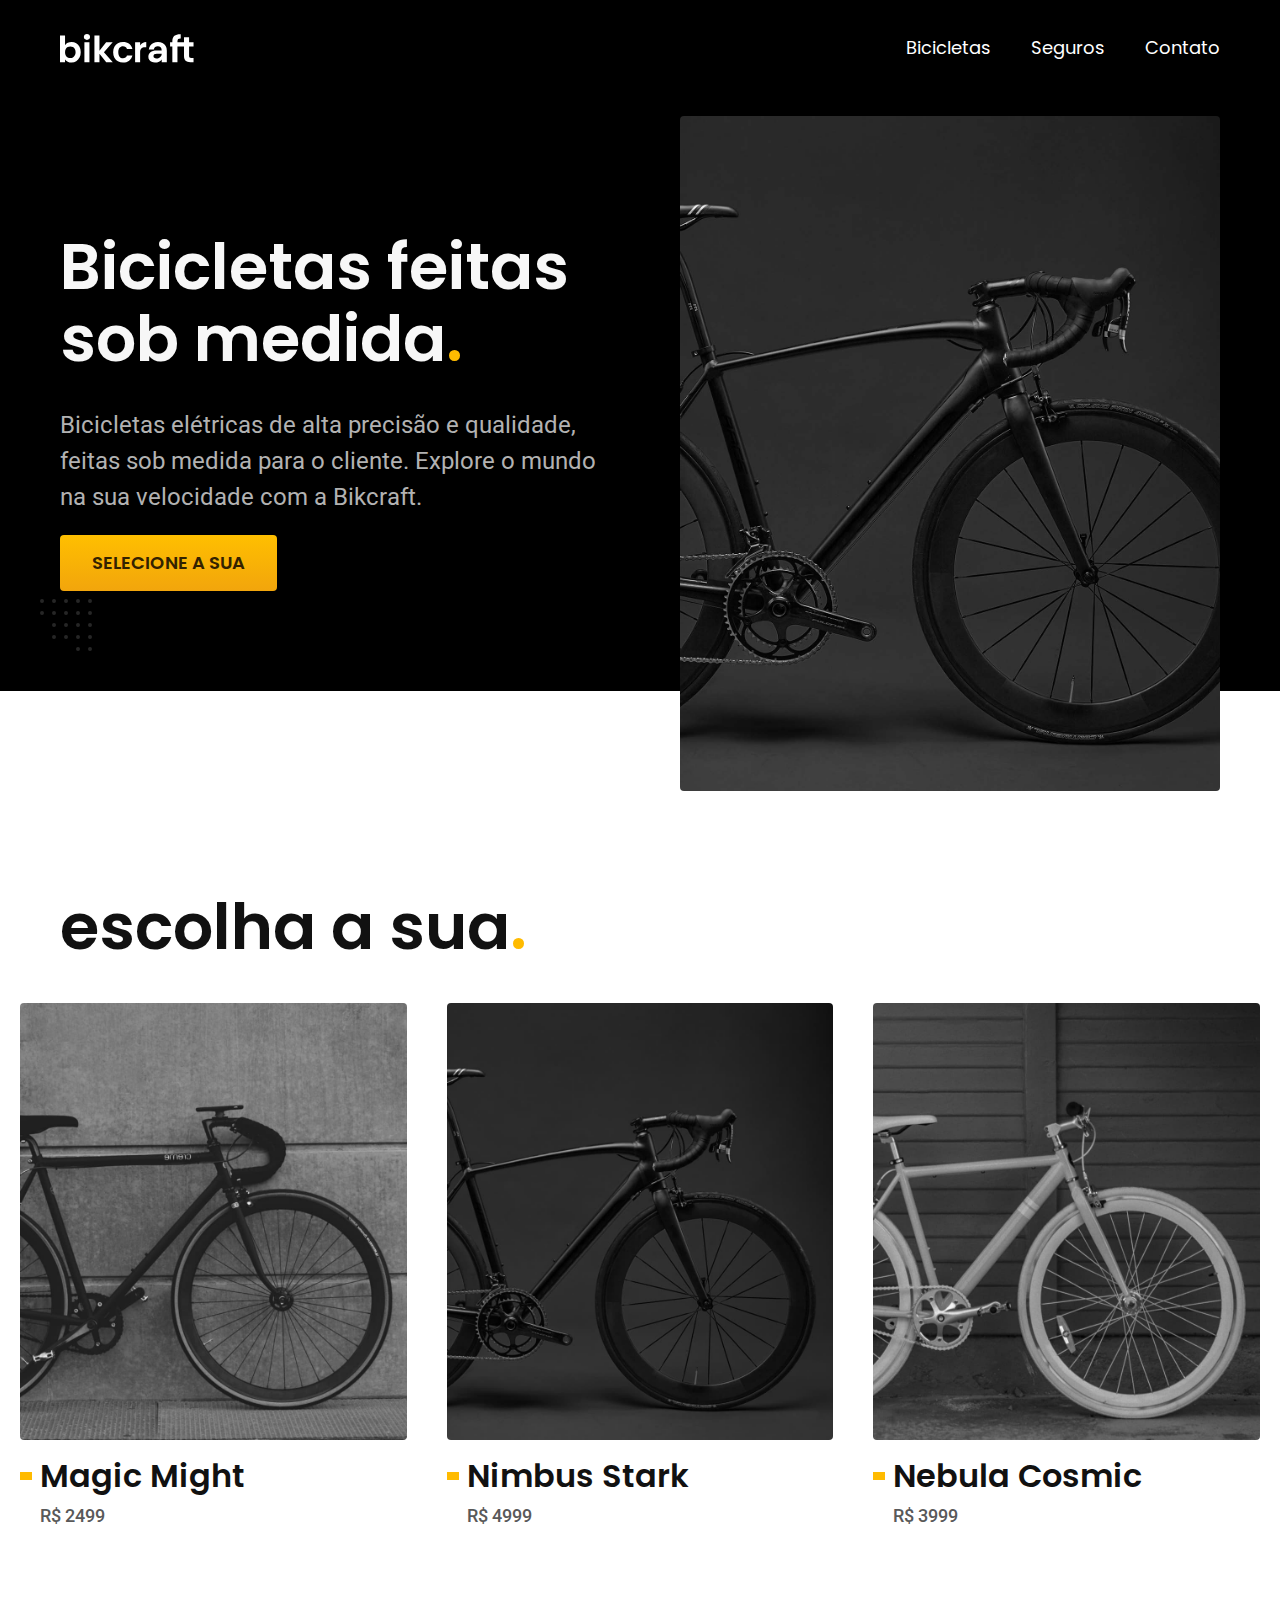
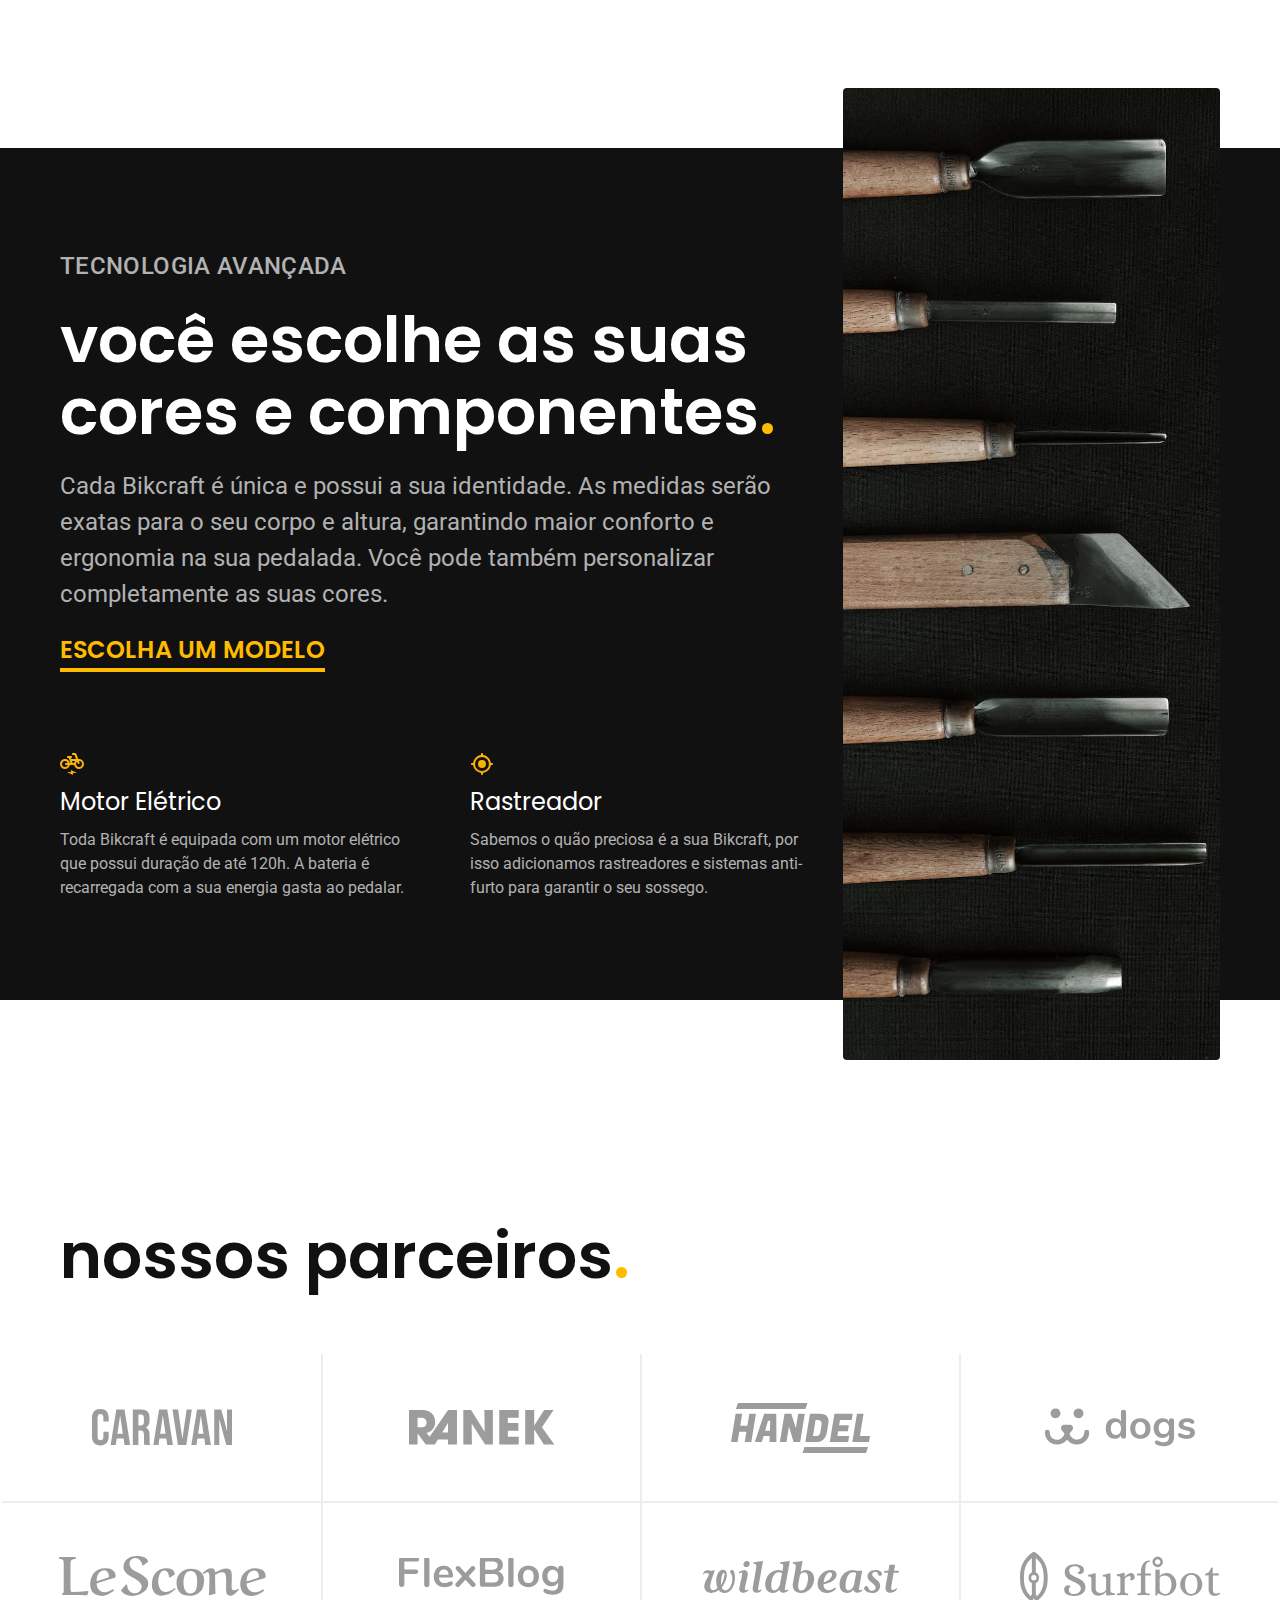
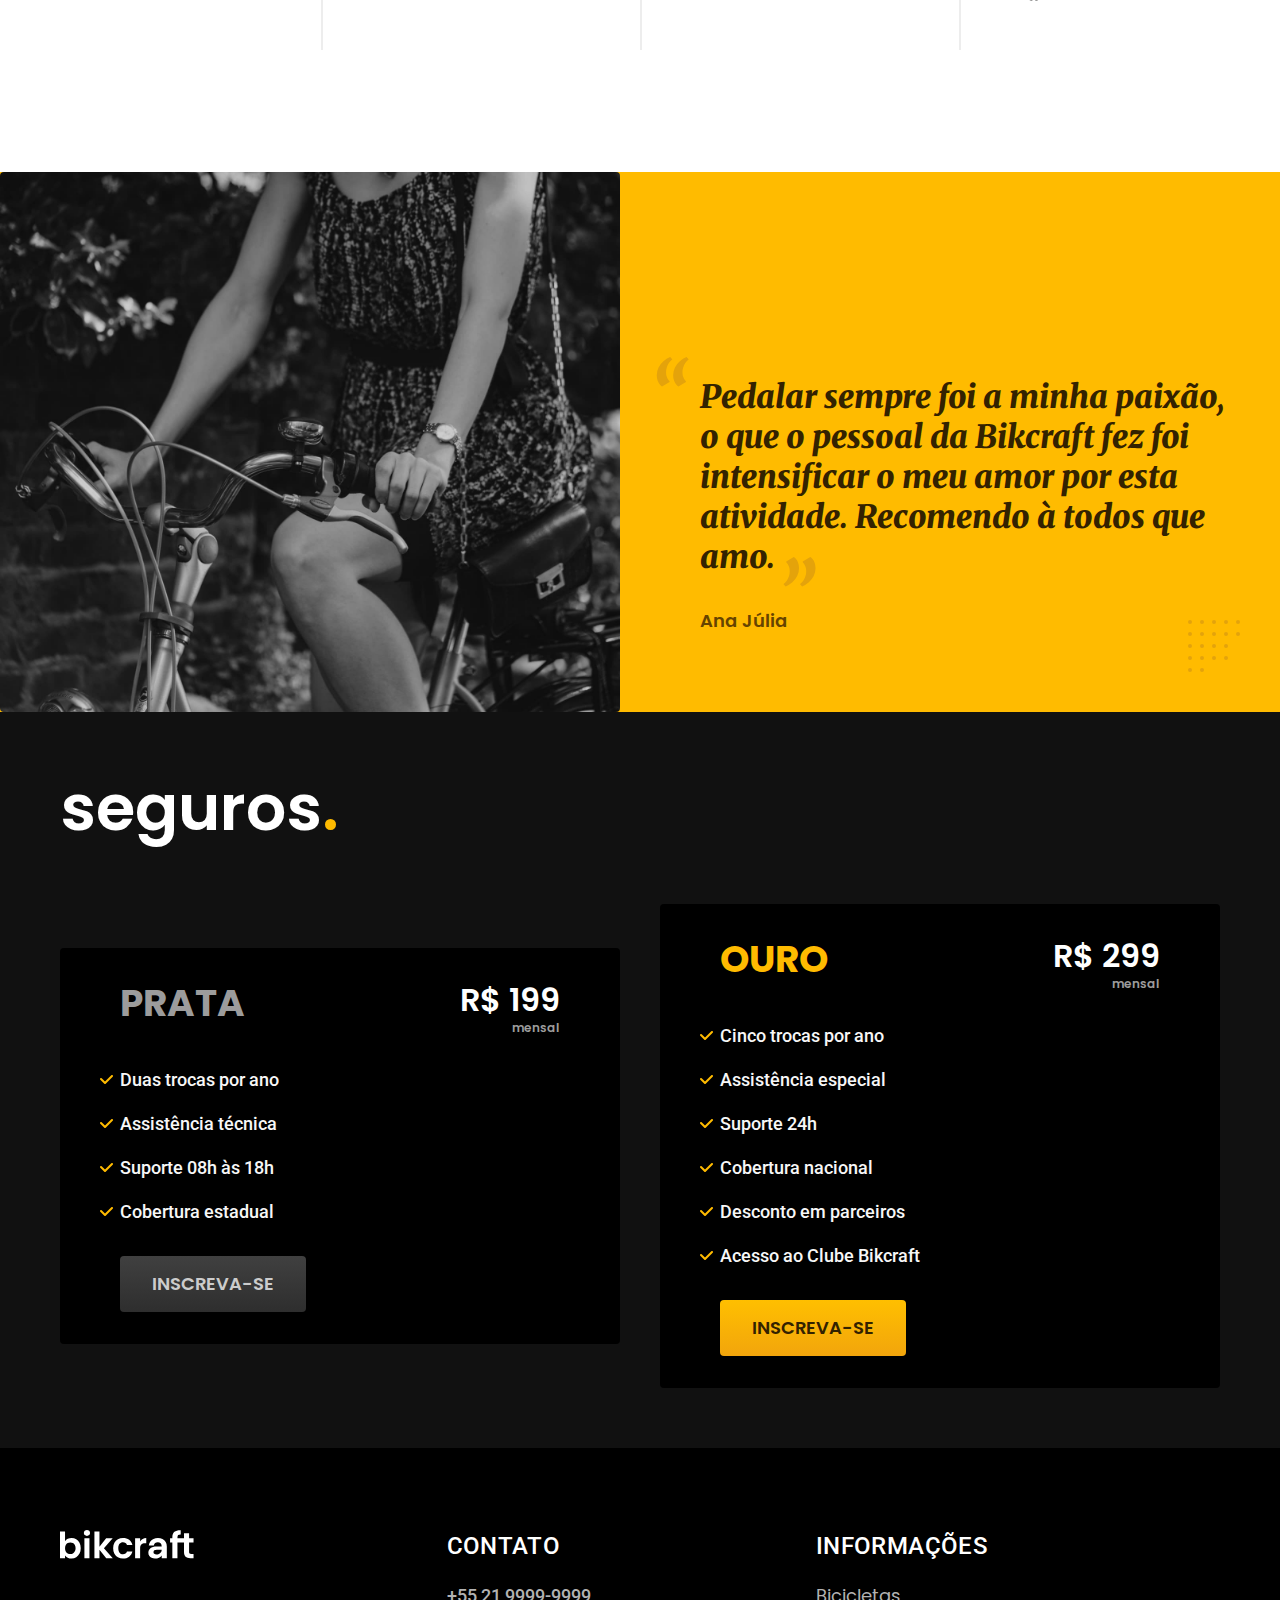
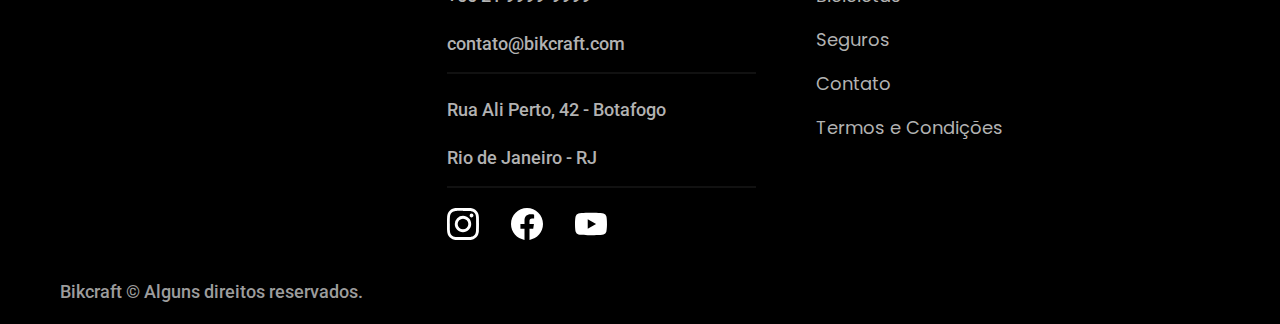
<file: index.html>
<!DOCTYPE html>
<html lang="pt-br">

<head>
  <meta charset="UTF-8">
  <meta name="viewport" content="width=device-width, initial-scale=1.0">
  <title>Bikcraft - Bicicletas Elétricas</title>
  <meta name="description" content="Bicicletas elétricas de alta precisão e qualidade, feitas sob medida para o cliente. Explore o mundo na sua velocidade com a Bikcraft.">

  <link rel="preload" href="./css/style.css" as="style">
  <link rel="stylesheet" href="./css/style.css">

  <link rel="icon" href="./favicon.svg" type="image/svg+xml">

  <link rel="preconnect" href="https://fonts.googleapis.com">
  <link rel="preconnect" href="https://fonts.gstatic.com" crossorigin>
  <link href="https://fonts.googleapis.com/css2?family=Merriweather:ital,wght@1,900&family=Poppins:wght@400;600&family=Roboto:wght@400;500&display=swap" rel="stylesheet">

  <script>document.documentElement.classList.add('js');</script>
</head>

<body>
  <header class="header-bg">
    <div class="header container">
      <a href="./">
        <img src="./img/bikcraft.svg" alt="Bikcraft" width="136" height="32">
      </a>

      <nav aria-label="primaria">
        <ul class="header-menu cor-0 font-1-m">
          <li><a href="./bicicletas.html">Bicicletas</a></li>
          <li><a href="./seguros.html">Seguros</a></li>
          <li><a href="./contato.html">Contato</a></li>
        </ul>
      </nav>
    </div>
  </header>

  <main class="introducao-bg">
    <div class="introducao container cor-1">
      <div class="introducao-conteudo">
        <h1 class="font-1-xxl fadeInDown" data-anime="200">Bicicletas feitas
          sob medida<span class="cor-p1">.</span></h1>
        <p class="font-2-l cor-5 fadeInDown" data-anime="400">Bicicletas elétricas de alta precisão e qualidade, feitas sob medida para o cliente. Explore o mundo na sua velocidade com a Bikcraft.</p>
        <a class="botao fadeInDown" href="./bicicletas.html" data-anime="600">Selecione a sua</a>
      </div>
      <picture class="introducao-imagem fadeInDown" data-anime="700">
        <source media="(max-width: 800px)" srcset="./img/bicicletas/nimbus.jpg">
        <img src="./img/fotos/introducao.jpg" width="1280" height="1600" alt="bicicleta elétrica preta">
      </picture>
    </div>
  </main>

  <article class="bicicletas-lista">
    <h2 class="container font-1-xxl">escolha a sua<span class="cor-p1">.</span></h2>
    <ul>
      <li>
        <a href="./bicicletas/magic.html">
          <img src="./img/bicicletas/magic-home.jpg" width="920" height="1040" alt="Bicicleta Magic Preta">
          <h3 class="font-1-xl">Magic Might</h3>
          <span class="font-2-m cor-8">R$ 2499</span>
        </a>
      </li>
      <li>
        <a href="./bicicletas/nimbus.html">
          <img src="./img/bicicletas/nimbus-home.jpg" width="920" height="1040" alt="Bicicleta Nimbus Preta">
          <h3 class="font-1-xl">Nimbus Stark</h3>
          <span class="font-2-m cor-8">R$ 4999</span>
        </a>
      </li>
      <li>
        <a href="./bicicletas/nebula.html">
          <img src="./img/bicicletas/nebula-home.jpg" width="920" height="1040" alt="Bicicleta Nimbus Preta">
          <h3 class="font-1-xl">Nebula Cosmic</h3>
          <span class="font-2-m cor-8">R$ 3999</span>
        </a>
      </li>
    </ul>
  </article>

  <article class="tecnologia-bg">
    <div class="tecnologia container">
      <div class="tecnologia-conteudo">
        <span class="cor-5 font-2-l-b">Tecnologia Avançada</span>
        <h2 class="font-1-xxl cor-0">você escolhe as suas cores e componentes<span class="cor-p1">.</span></h2>
        <p class="font-2-l cor-5">Cada Bikcraft é única e possui a sua identidade. As medidas serão exatas para o seu corpo e altura, garantindo maior conforto e ergonomia na sua pedalada. Você pode também personalizar completamente as suas cores.</p>
        <a href="./bicicletas.html" class="link cor-p1">Escolha um modelo</a>
        <div class="tecnologia-vantagens">
          <div>
            <img src="./img/icones/eletrica.svg" width="24" height="24">
            <h3 class="cor-0 font-1-l">Motor Elétrico</h3>
            <p class="cor-5 font-2-s">Toda Bikcraft é equipada com um motor elétrico que possui duração de até 120h. A bateria é recarregada com a sua energia gasta ao pedalar.</p>
          </div>
          <div>
            <img src="./img/icones/rastreador.svg" width="24" height="24">
            <h3 class="cor-0 font-1-l">Rastreador</h3>
            <p class="cor-5 font-2-s">Sabemos o quão preciosa é a sua Bikcraft, por isso adicionamos rastreadores e sistemas anti-furto para garantir o seu sossego.</p>
          </div>
        </div>
      </div>
      <div class="tecnologia-imagem">
        <img src="./img/fotos/tecnologia.jpg" width="1200" height="1920">
      </div>
    </div>
  </article>

  <section class="parceiros" aria-label="Nossos parceiros">
    <h2 class="font-1-xxl container">nossos parceiros<span class="cor-p1">.</span></h2>
    <div class="parceiros-conteudo">
      <ul>
        <li>
          <img src="./img/parceiros/caravan.svg" alt="caravan" width="140" height="38">
        </li>
        <li>
          <img src="./img/parceiros/ranek.svg" alt="ranek" width="146" height="39">
        </li>
        <li>
          <img src="./img/parceiros/handel.svg" alt="handel" width="139" height="50">
        </li>
        <li>
          <img src="./img/parceiros/dogs.svg" alt="dogs" width="152" height="39">
        </li>
        <li>
          <img src="./img/parceiros/lescone.svg" alt="lescone" width="208" height="41">
        </li>
        <li>
          <img src="./img/parceiros/flexblog.svg" alt="flexblog" width="165" height="38">
        </li>
        <li>
          <img src="./img/parceiros/wildbeast.svg" alt="wildbeast" width="196" height="34">
        </li>
        <li>
          <img src="./img/parceiros/surfbot.svg" alt="surfbot" width="200" height="49">
        </li>
      </ul>
    </div>
  </section>

  <section class="depoimento-bg" aria-label="Depoimento">
    <div class="depoimento">
      <div class="depoimento-imagem">
        <img src="./img/fotos/depoimento.jpg" width="1560" height="1360" alt="Pessoa pedalando uma bicicleta Bikcraft">
      </div>
      <div class="depoimento-conteudo">
        <blockquote class="font-1-xl cor-p5">
          <p>Pedalar sempre foi a minha paixão, o que o pessoal da Bikcraft fez foi intensificar o meu amor por esta atividade. Recomendo à todos que amo.</p>
        </blockquote>
        <span class="font-1-m-b cor-p4">Ana Júlia</span>
      </div>
    </div>
  </section>

  <article class="seguros-bg">
    <div class="seguros container">
      <h2 class="font-1-xxl cor-0">seguros<span class="cor-p1">.</span></h2>

      <div class="seguros-items">
        <div class="seguro-prata">
          <div class="seguro-titulo font-1-xl">
            <h3 class="cor-6">Prata</h3>
            <div class="seguro-preco">
              <span class="cor-0">R$ 199</span>
              <span class="seguro-preco-info font-1-xs cor-6">mensal</span>
            </div>
          </div>
          <ul class="font-2-m cor-1">
            <li>Duas trocas por ano</li>
            <li>Assistência técnica</li>
            <li>Suporte 08h às 18h</li>
            <li>Cobertura estadual</li>
          </ul>
          <a href="./orcamento.html?tipo=seguro&plano=prata" class="botao">inscreva-se</a>
        </div>

        <div class="seguro-ouro">
          <div class="seguro-titulo font-1-xl">
            <h3 class="cor-p1">Ouro</h3>
            <div class="seguro-preco">
              <span class="cor-0">R$ 299</span>
              <span class="seguro-preco-info font-1-xs cor-6">mensal</span>
            </div>
          </div>
          <ul class="font-2-m cor-1">
            <li>Cinco trocas por ano</li>
            <li>Assistência especial</li>
            <li>Suporte 24h</li>
            <li>Cobertura nacional</li>
            <li>Desconto em parceiros</li>
            <li>Acesso ao Clube Bikcraft</li>
          </ul>
          <a href="./orcamento.html?tipo=seguro&plano=ouro" class="botao">inscreva-se</a>
        </div>
      </div>
    </div>
  </article>
  <footer class="footer-bg">
    <div class="footer container">
      <a href="./">
        <img src="./img/bikcraft.svg" alt="Bikcraft" width="136" height="32">
      </a>
      <div class="footer-conteudo">
        <div class="footer-contato cor-5 font-2-m">
          <h3 class="font-2-l-b cor-0">contato</h3>
          <ul>
            <li><a href="tel:+552199999999">+55 21 9999-9999</a></li>
            <li><a href="mailto:contato@bikcraft.com">contato@bikcraft.com</a></li>
            <li>Rua Ali Perto, 42 - Botafogo</li>
            <li>Rio de Janeiro - RJ</li>
          </ul>
          <div class="footer-redes">
            <a href="#">
              <img src="./img/redes/instagram.svg" width="32" height="32">
            </a>
            <a href="#">
              <img src="./img/redes/facebook.svg" width="32" height="32">
            </a>
            <a href="#">
              <img src="./img/redes/youtube.svg" width="32" height="32">
            </a>
          </div>
        </div>
        <div class="footer-informacoes cor-5 font-1-m">
          <h3 class="font-2-l-b cor-0">informações</h3>
          <nav>
            <ul>
              <li><a href="./bicicletas.html">Bicicletas</a></li>
              <li><a href="./seguros.html">Seguros</a></li>
              <li><a href="./contato.html">Contato</a></li>
              <li><a href="./termos.html">Termos e Condições</a></li>
            </ul>
          </nav>
        </div>
      </div>
      <p class="footer-copy font-2-m cor-6">Bikcraft © Alguns direitos reservados.</p>
    </div>
  </footer>

  <script src="./js/plugins/simple-anime.js"></script>
  <script src="./js/script.js"></script>
</body>

</html>
</file>
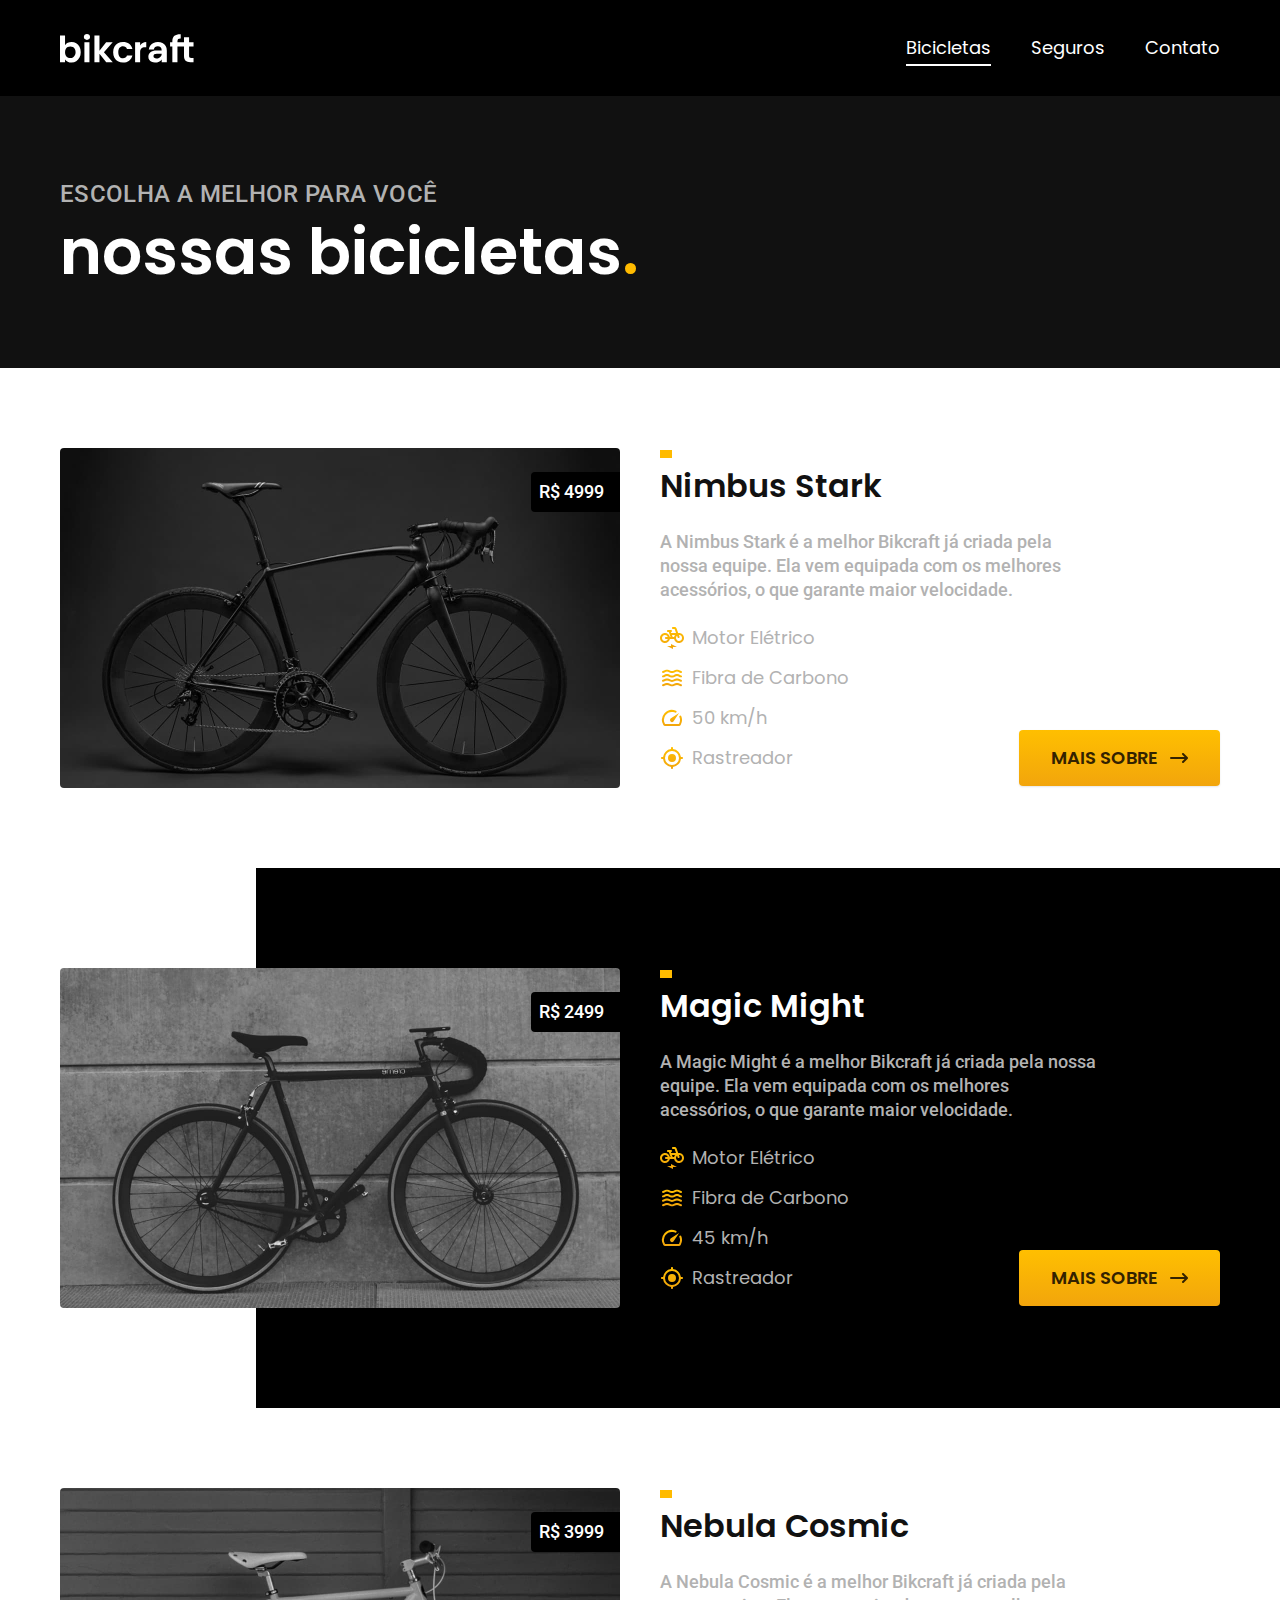
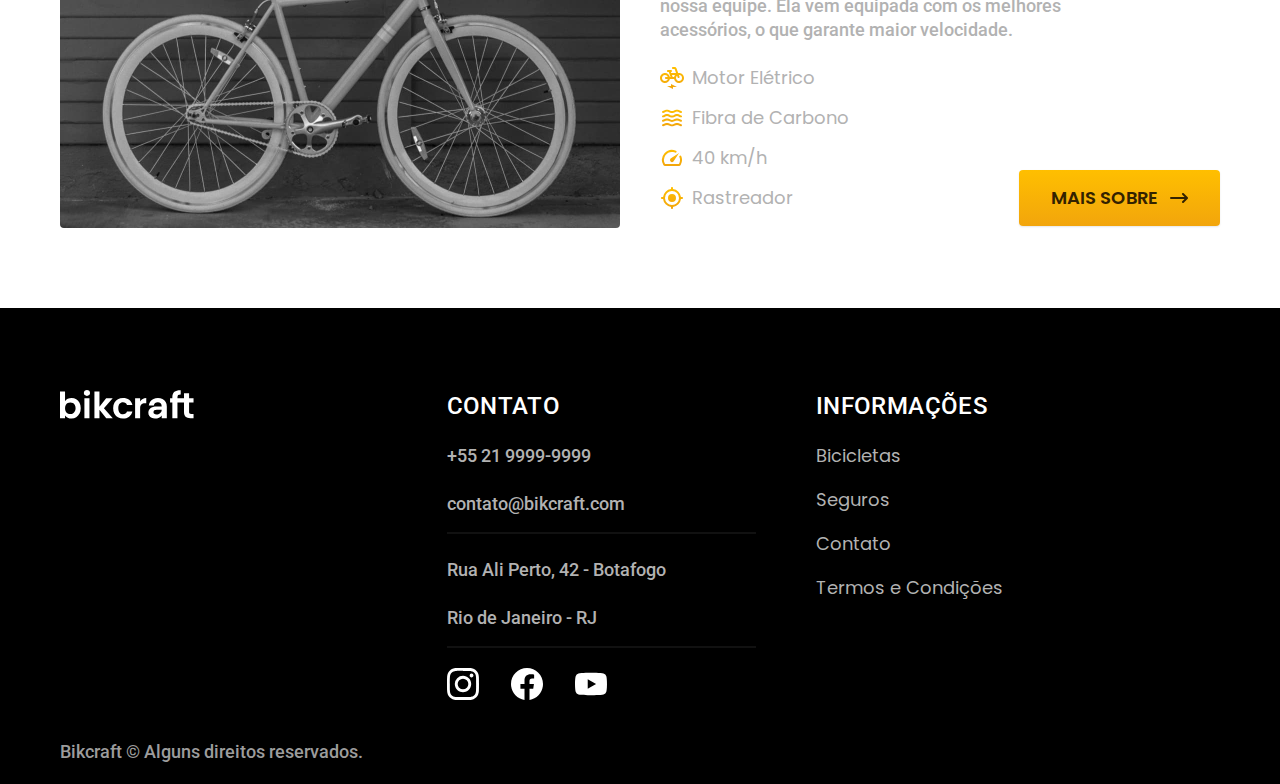
<file: bicicletas.html>
<!DOCTYPE html>
<html lang="pt-br">

<head>
  <meta charset="UTF-8">
  <meta name="viewport" content="width=device-width, initial-scale=1.0">
  <title>Bicicletas | Bikcraft</title>
  <meta name="description" content="Bicicletas elétricas de alta precisão e qualidade. Explore o mundo na sua velocidade com as bicicletas Bikcraft.">

  <link rel="preload" href="./css/style.css" as="style">
  <link rel="stylesheet" href="./css/style.css">

  <link rel="icon" href="./favicon.svg" type="image/svg+xml">

  <link rel="preconnect" href="https://fonts.googleapis.com">
  <link rel="preconnect" href="https://fonts.gstatic.com" crossorigin>
  <link href="https://fonts.googleapis.com/css2?family=Merriweather:ital,wght@1,900&family=Poppins:wght@400;600&family=Roboto:wght@400;500&display=swap" rel="stylesheet">

  <script>document.documentElement.classList.add('js');</script>
</head>

<body>
  <header class="header-bg">
    <div class="header container">
      <a href="./">
        <img src="./img/bikcraft.svg" alt="Bikcraft" width="136" height="32">
      </a>

      <nav aria-label="primaria">
        <ul class="header-menu cor-0 font-1-m">
          <li><a href="./bicicletas.html">Bicicletas</a></li>
          <li><a href="./seguros.html">Seguros</a></li>
          <li><a href="./contato.html">Contato</a></li>
        </ul>
      </nav>
    </div>
  </header>

  <main class="bicicletas-bg">
    <div class="titulo-bg">
      <div class="titulo container">
        <p class="font-2-l-b cor-5">escolha a melhor para você</p>
        <h1 class="font-1-xxl cor-0">nossas bicicletas<span class="cor-p1">.</span></h1>
      </div>
    </div>

    <div class="bicicletas container">
      <div class="bicicletas-imagem">
        <img src="./img/bicicletas/nimbus.jpg" alt="Bicicleta preta Nimbus" width="1120" height="680">
        <span class="font-2-m cor-0">R$ 4999</span>
      </div>
      <div class="bicicletas-conteudo cor-5">
        <h2 class="font-1-xl cor-11">Nimbus Stark</h2>
        <p class="font-2-m">A Nimbus Stark é a melhor Bikcraft já criada pela nossa equipe. Ela vem equipada com os melhores acessórios, o que garante maior velocidade.</p>
        <ul class="font-1-m">
          <li>
            <img src="./img/icones/eletrica.svg" width="24" height="24">
            Motor Elétrico
          </li>
          <li>
            <img src="./img/icones/carbono.svg" width="24" height="24">
            Fibra de Carbono
          </li>
          <li>
            <img src="./img/icones/velocidade.svg" width="24" height="24">
            50 km/h
          </li>
          <li>
            <img src="./img/icones/rastreador.svg" width="24" height="24">
            Rastreador
          </li>
        </ul>
        <a class="botao seta" href="./bicicletas/nimbus.html">Mais sobre</a>
      </div>
    </div>

    <div>
      <div class="bicicletas container">
        <div class="bicicletas-imagem">
          <img src="./img/bicicletas/magic.jpg" alt="Bicicleta preta Magic" width="1120" height="680">
          <span class="font-2-m cor-0">R$ 2499</span>
        </div>
        <div class="bicicletas-conteudo cor-5">
          <h2 class="font-1-xl cor-0">Magic Might</h2>
          <p class="font-2-m">A Magic Might é a melhor Bikcraft já criada pela nossa equipe. Ela vem equipada com os melhores acessórios, o que garante maior velocidade.</p>
          <ul class="font-1-m">
            <li>
              <img src="./img/icones/eletrica.svg" width="24" height="24">
              Motor Elétrico
            </li>
            <li>
              <img src="./img/icones/carbono.svg" width="24" height="24">
              Fibra de Carbono
            </li>
            <li>
              <img src="./img/icones/velocidade.svg" width="24" height="24">
              45 km/h
            </li>
            <li>
              <img src="./img/icones/rastreador.svg" width="24" height="24">
              Rastreador
            </li>
          </ul>
          <a class="botao seta" href="./bicicletas/magic.html">Mais sobre</a>
        </div>
      </div>
    </div>

    <div class="bicicletas container">
      <div class="bicicletas-imagem">
        <img src="./img/bicicletas/nebula.jpg" alt="Bicicleta Preta Nebula" width="1120" height="680">
        <span class="font-2-m cor-0">R$ 3999</span>
      </div>
      <div class="bicicletas-conteudo cor-5">
        <h2 class="font-1-xl cor-11">Nebula Cosmic</h2>
        <p class="font-2-m">A Nebula Cosmic é a melhor Bikcraft já criada pela nossa equipe. Ela vem equipada com os melhores acessórios, o que garante maior velocidade.</p>
        <ul class="font-1-m">
          <li>
            <img src="./img/icones/eletrica.svg" width="24" height="24">
            Motor Elétrico
          </li>
          <li>
            <img src="./img/icones/carbono.svg" width="24" height="24">
            Fibra de Carbono
          </li>
          <li>
            <img src="./img/icones/velocidade.svg" width="24" height="24">
            40 km/h
          </li>
          <li>
            <img src="./img/icones/rastreador.svg" width="24" height="24">
            Rastreador
          </li>
        </ul>
        <a class="botao seta" href="./bicicletas/nebula.html">Mais sobre</a>
      </div>
    </div>
  </main>

  <footer class="footer-bg">
    <div class="footer container">
      <a href="./">
        <img src="./img/bikcraft.svg" alt="Bikcraft" width="136" height="32">
      </a>
      <div class="footer-conteudo">
        <div class="footer-contato cor-5 font-2-m">
          <h3 class="font-2-l-b cor-0">contato</h3>
          <ul>
            <li><a href="tel:+552199999999">+55 21 9999-9999</a></li>
            <li><a href="mailto:contato@bikcraft.com">contato@bikcraft.com</a></li>
            <li>Rua Ali Perto, 42 - Botafogo</li>
            <li>Rio de Janeiro - RJ</li>
          </ul>
          <div class="footer-redes">
            <a href="#">
              <img src="./img/redes/instagram.svg" width="32" height="32">
            </a>
            <a href="#">
              <img src="./img/redes/facebook.svg" width="32" height="32">
            </a>
            <a href="#">
              <img src="./img/redes/youtube.svg" width="32" height="32">
            </a>
          </div>
        </div>
        <div class="footer-informacoes cor-5 font-1-m">
          <h3 class="font-2-l-b cor-0">informações</h3>
          <nav>
            <ul>
              <li><a href="./bicicletas.html">Bicicletas</a></li>
              <li><a href="./seguros.html">Seguros</a></li>
              <li><a href="./contato.html">Contato</a></li>
              <li><a href="./termos.html">Termos e Condições</a></li>
            </ul>
          </nav>
        </div>
      </div>
      <p class="footer-copy font-2-m cor-6">Bikcraft © Alguns direitos reservados.</p>
    </div>
  </footer>

  <script src="./js/script.js"></script>
</body>

</html>
</file>
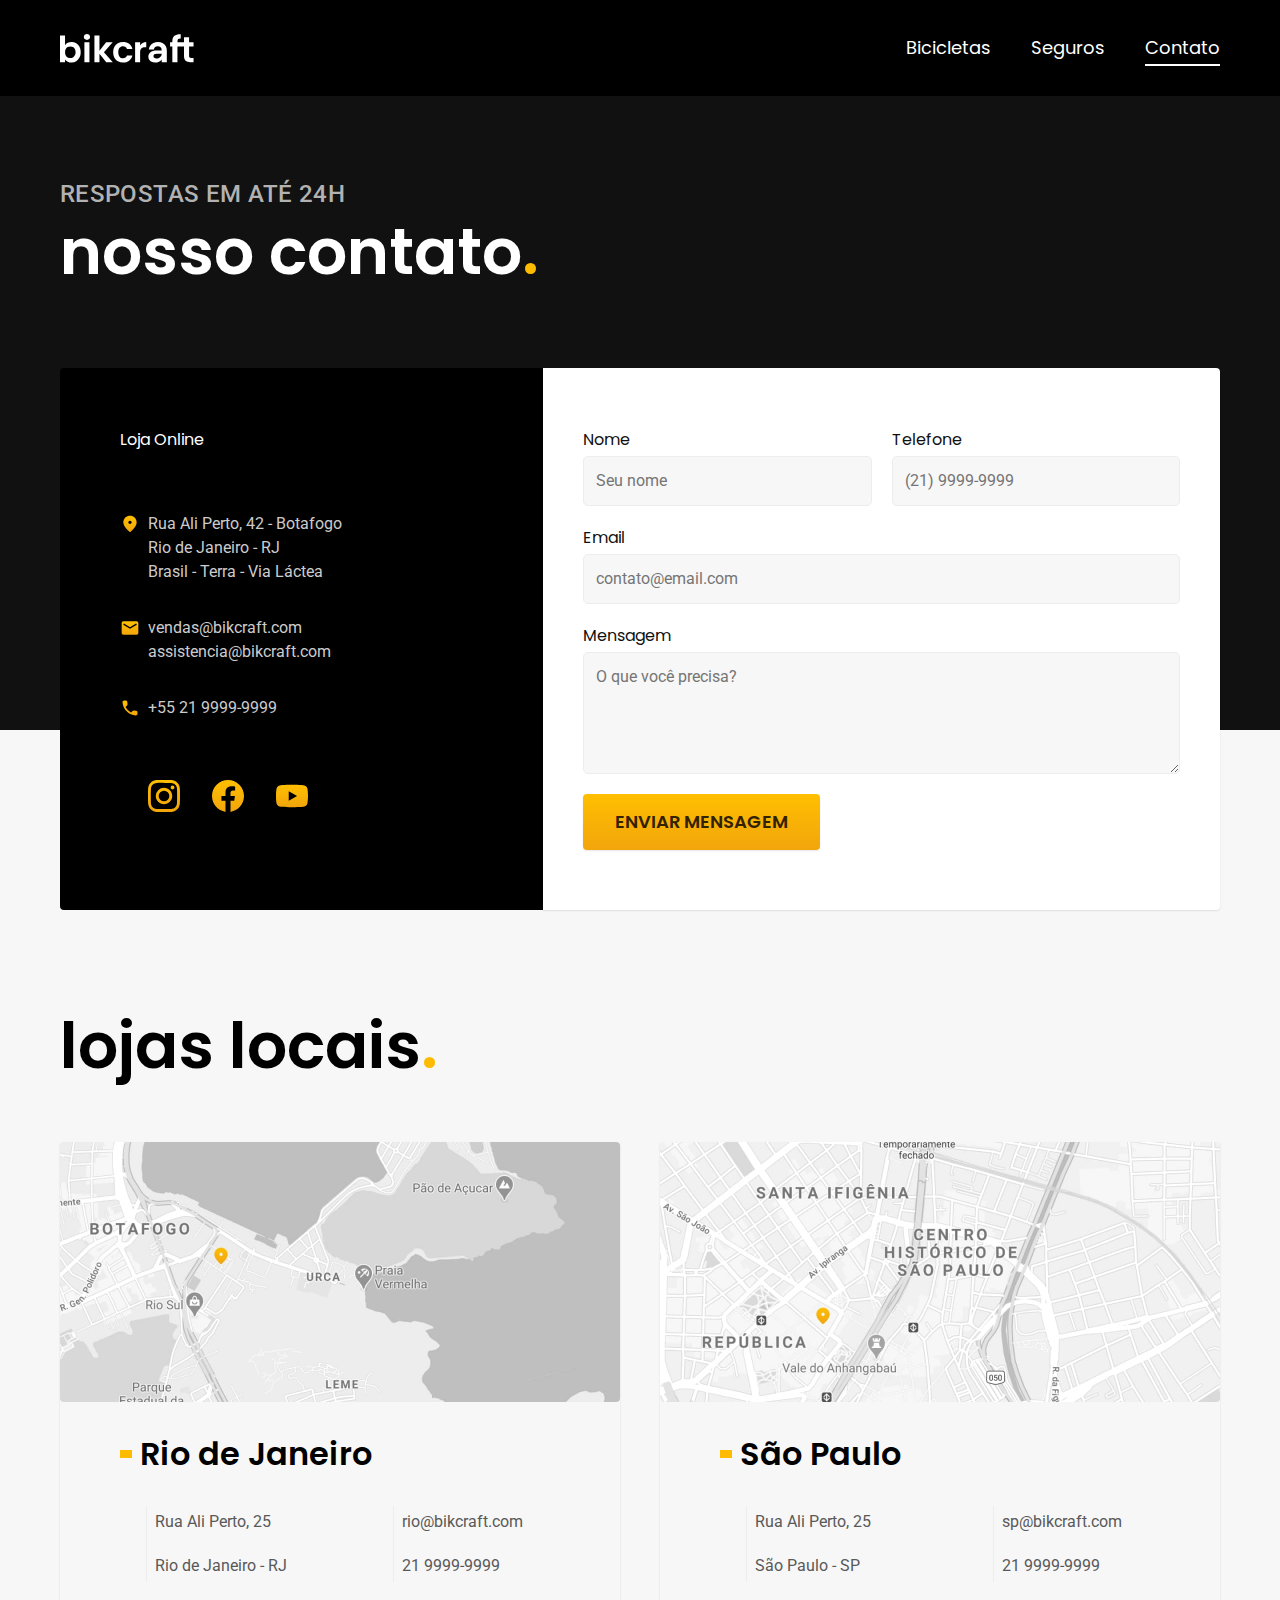
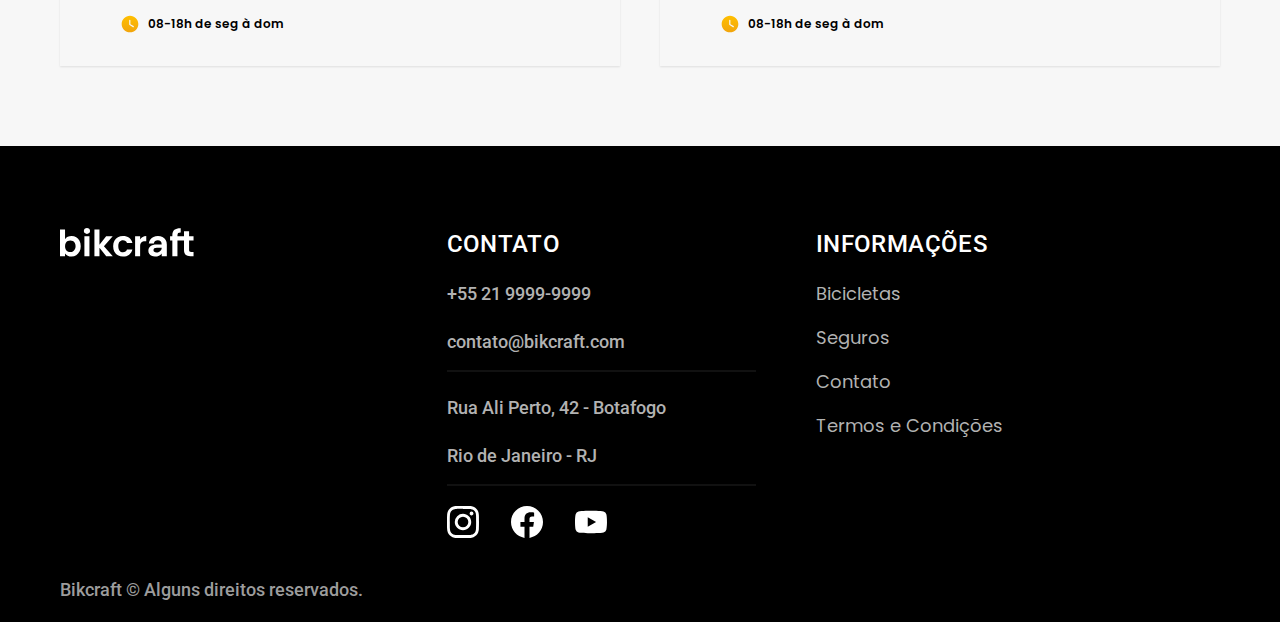
<file: contato.html>
<!DOCTYPE html>
<html lang="pt-br">

<head>
  <meta charset="UTF-8">
  <meta name="viewport" content="width=device-width, initial-scale=1.0">
  <title>Contato | Bikcraft</title>
  <meta name="description" content="Bicicletas elétricas de alta precisão e qualidade, feitas sob medida para o cliente. Entre em contato conosco.">

  <link rel="preload" href="./css/style.css" as="style">
  <link rel="stylesheet" href="./css/style.css">

  <link rel="icon" href="./favicon.svg" type="image/svg+xml">

  <link rel="preconnect" href="https://fonts.googleapis.com">
  <link rel="preconnect" href="https://fonts.gstatic.com" crossorigin>
  <link href="https://fonts.googleapis.com/css2?family=Merriweather:ital,wght@1,900&family=Poppins:wght@400;600&family=Roboto:wght@400;500&display=swap" rel="stylesheet">

  <script>document.documentElement.classList.add('js');</script>
</head>

<body id="contato">
  <header class="header-bg">
    <div class="header container">
      <a href="./">
        <img src="./img/bikcraft.svg" alt="Bikcraft" width="136" height="32">
      </a>

      <nav aria-label="primaria">
        <ul class="header-menu cor-0 font-1-m">
          <li><a href="./bicicletas.html">Bicicletas</a></li>
          <li><a href="./seguros.html">Seguros</a></li>
          <li><a href="./contato.html">Contato</a></li>
        </ul>
      </nav>
    </div>
  </header>

  <main>
    <div class="titulo-bg">
      <div class="titulo container">
        <p class="font-2-l-b cor-5">Respostas em até 24h</p>
        <h1 class="font-1-xxl cor-0">nosso contato<span class="cor-p1">.</span></h1>
      </div>
    </div>
  </main>
  <article class="contato-bg">
    <div class="contato container">
      <div class="contato-informacoes">
        <h3 class="font-1-s cor-0">Loja Online</h3>
        <ul class="cor-4 font-2-s">
          <li>Rua Ali Perto, 42 - Botafogo</li>
          <li>Rio de Janeiro - RJ</li>
          <li>Brasil - Terra - Via Láctea</li>
          <li><a href="mailto:vendas@bikcraft.com">vendas@bikcraft.com</a></li>
          <li><a href="mailto:assistencia@bikcraft.com">assistencia@bikcraft.com</a></li>
          <li><a href="tel:+552199999999">+55 21 9999-9999</a></li>
        </ul>
        <div class="contato-redes">
          <a href="#">
            <img src="./img/redes/instagram-p.svg" width="32" height="32">
          </a>
          <a href="#">
            <img src="./img/redes/facebook-p.svg" width="32" height="32">
          </a>
          <a href="#">
            <img src="./img/redes/youtube-p.svg" width="32" height="32">
          </a>
        </div>
      </div>
      <form class="contato-formulario font-1-s cor-11">
        <div>
          <label for="">Nome</label>
          <input class="input font-2-s cor-7" type="text" placeholder="Seu nome">
        </div>
        <div>
          <label for="">Telefone</label>
          <input class="input font-2-s cor-7" type="number" placeholder="(21) 9999-9999">
        </div>
        <div class="col-2">
          <label for="">Email</label>
          <input class="input font-2-s cor-7" type="email" placeholder="contato@email.com">
        </div>
        <div class="col-2">
          <label for="">Mensagem</label>
          <textarea class="textarea font-2-s cor-7" name="" id="" cols="0" rows="4" placeholder="O que você precisa?"></textarea>
        </div>
        <button class="botao col-2" type="submit">Enviar mensagem</button>
      </form>
    </div>
  </article>
  <article class="lojas-bg">
    <div class="container">
      <h2 class="font-1-xxl cor-12">lojas locais<span class="cor-p1">.</span></h2>
      <div class="lojas">
        <div class="rio">
          <div class="rio-imagem">
            <img src="./img/lojas/rj.jpg" alt="Mapa do Rio de Janeiro." width="560" height="260">
          </div>
          <h3 class="font-1-xl cor-12">Rio de Janeiro</h3>
          <ul class="cor-8 font-2-s">
            <div>
              <li>Rua Ali Perto, 25</li>
              <li>Rio de Janeiro - RJ</li>
            </div>
            <div>
              <li><a href="mailto:contato@bikcraft.com">rio@bikcraft.com</a></li>
              <li><a href="tel:+552199999999">21 9999-9999</a></li>
            </div>
          </ul>
          <p class="lojas-tempo font-1-xs cor-12">08-18h de seg à dom</p>
        </div>
        <div class="sp">
          <div class="sp-imagem">
            <img src="./img/lojas/sp.jpg" alt="Mapa de São Paulo." width="560" height="260">
          </div>
          <h3 class="font-1-xl cor-12">São Paulo</h3>
          <ul class="cor-8 font-2-s">
            <div>
              <li>Rua Ali Perto, 25</li>
              <li>São Paulo - SP</li>
            </div>
            <div>
              <li><a href="mailto:contato@bikcraft.com">sp@bikcraft.com</a></li>
              <li><a href="tel:+552199999999">21 9999-9999</a></li>
            </div>
          </ul>
          <p class="lojas-tempo font-1-xs cor-12">08-18h de seg à dom</p>
        </div>
      </div>
    </div>
  </article>
  <footer class="footer-bg">
    <div class="footer container">
      <a href="./">
        <img src="./img/bikcraft.svg" alt="Bikcraft" width="136" height="32">
      </a>
      <div class="footer-conteudo">
        <div class="footer-contato cor-5 font-2-m">
          <h3 class="font-2-l-b cor-0">contato</h3>
          <ul>
            <li><a href="tel:+552199999999">+55 21 9999-9999</a></li>
            <li><a href="mailto:contato@bikcraft.com">contato@bikcraft.com</a></li>
            <li>Rua Ali Perto, 42 - Botafogo</li>
            <li>Rio de Janeiro - RJ</li>
          </ul>
          <div class="footer-redes">
            <a href="#">
              <img src="./img/redes/instagram.svg" width="32" height="32">
            </a>
            <a href="#">
              <img src="./img/redes/facebook.svg" width="32" height="32">
            </a>
            <a href="#">
              <img src="./img/redes/youtube.svg" width="32" height="32">
            </a>
          </div>
        </div>
        <div class="footer-informacoes cor-5 font-1-m">
          <h3 class="font-2-l-b cor-0">informações</h3>
          <nav>
            <ul>
              <li><a href="./bicicletas.html">Bicicletas</a></li>
              <li><a href="./seguros.html">Seguros</a></li>
              <li><a href="./contato.html">Contato</a></li>
              <li><a href="./termos.html">Termos e Condições</a></li>
            </ul>
          </nav>
        </div>
      </div>
      <p class="footer-copy font-2-m cor-6">Bikcraft © Alguns direitos reservados.</p>
    </div>
  </footer>

  <script src="./js/script.js"></script>
</body>

</html>
</file>
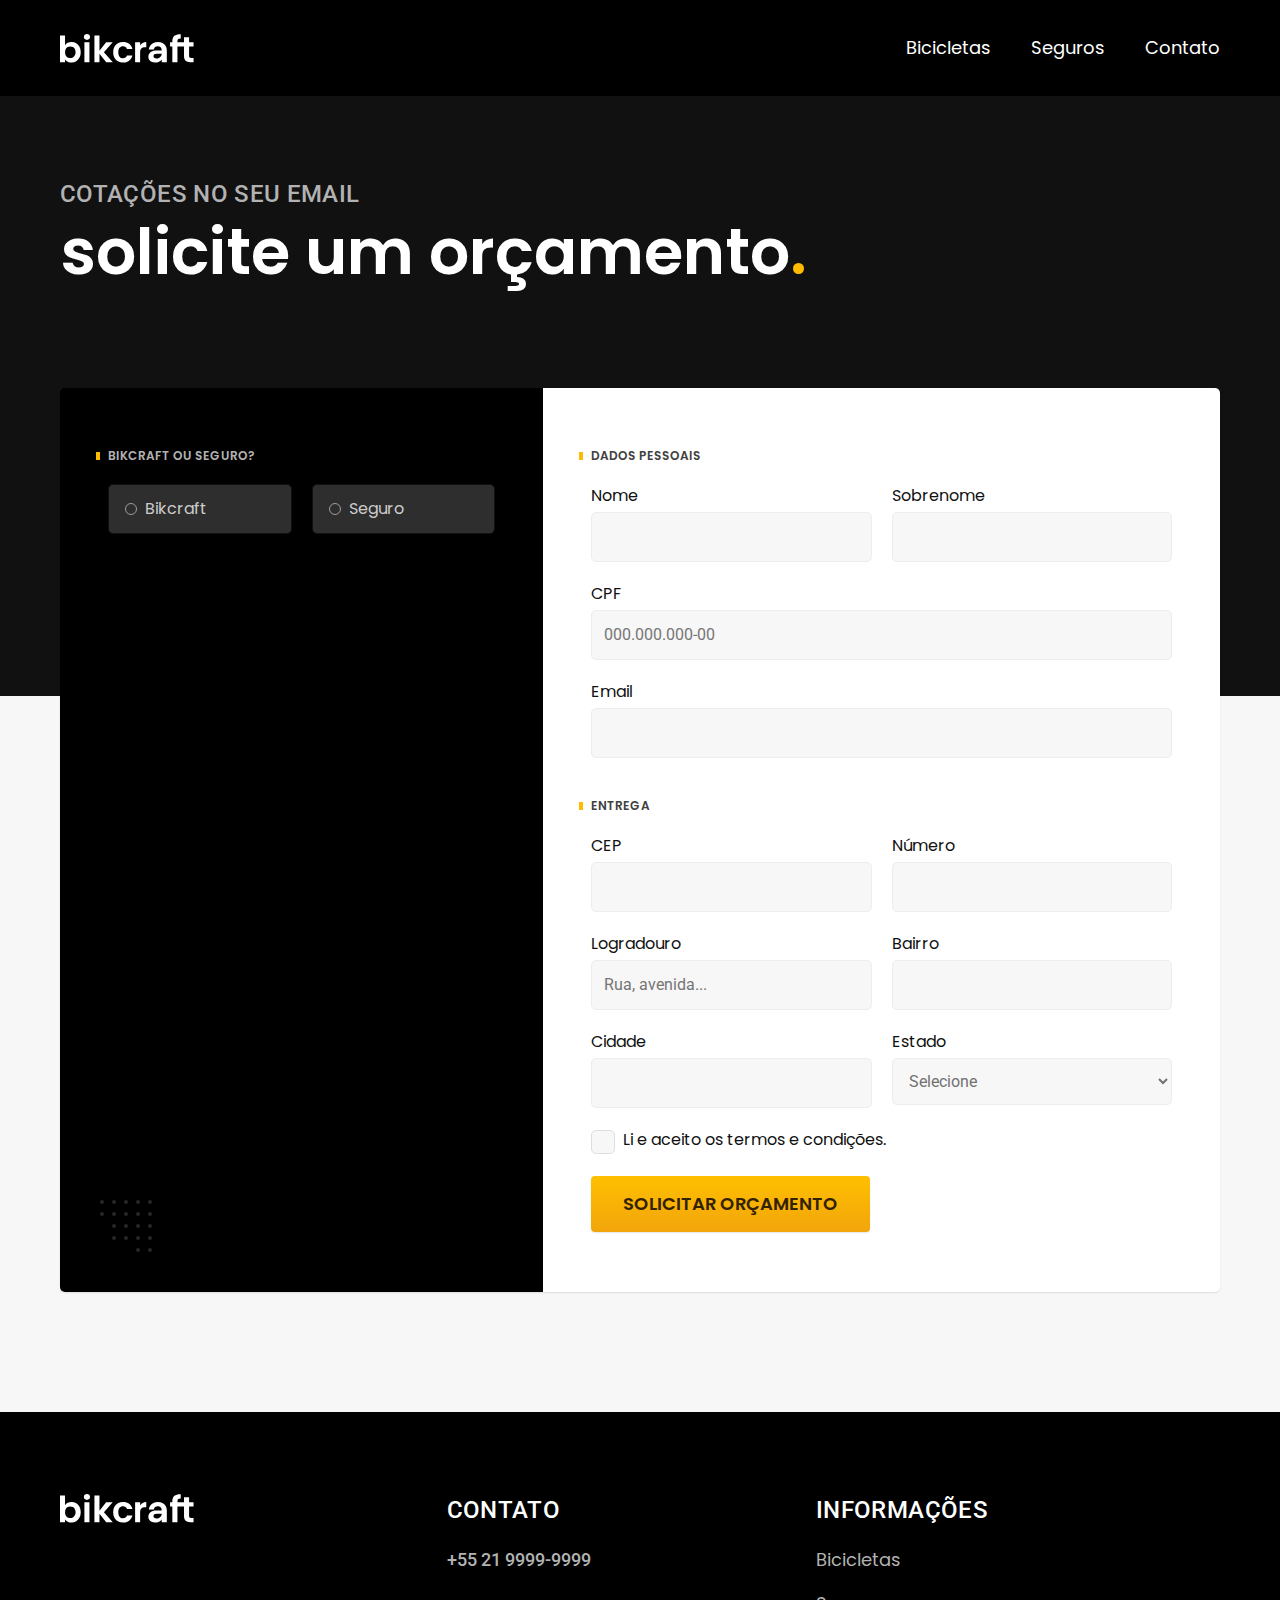
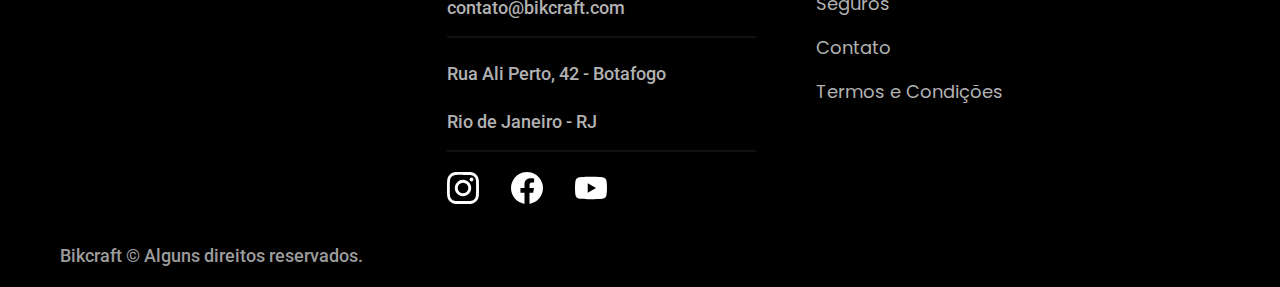
<file: orcamento.html>
<!DOCTYPE html>
<html lang="pt-br">

<head>
  <meta charset="UTF-8">
  <meta name="viewport" content="width=device-width, initial-scale=1.0">
  <title>Orçamento | Bikcraft</title>
  <meta name="description" content="Solicite seu orçamento de uma de nossas bicicletas Bikcraft.">

  <link rel="preload" href="./css/style.css" as="style">
  <link rel="stylesheet" href="./css/style.css">

  <link rel="icon" href="./favicon.svg" type="image/svg+xml">

  <link rel="preconnect" href="https://fonts.googleapis.com">
  <link rel="preconnect" href="https://fonts.gstatic.com" crossorigin>
  <link href="https://fonts.googleapis.com/css2?family=Merriweather:ital,wght@1,900&family=Poppins:wght@400;600&family=Roboto:wght@400;500&display=swap" rel="stylesheet">

  <script>document.documentElement.classList.add('js');</script>
</head>

<body id="orcamento">
  <header class="header-bg">
    <div class="header container">
      <a href="./">
        <img src="./img/bikcraft.svg" alt="Bikcraft" width="136" height="32">
      </a>

      <nav aria-label="primaria">
        <ul class="header-menu cor-0 font-1-m">
          <li><a href="./bicicletas.html">Bicicletas</a></li>
          <li><a href="./seguros.html">Seguros</a></li>
          <li><a href="./contato.html">Contato</a></li>
        </ul>
      </nav>
    </div>
  </header>

  <main class="orcamento-bg">
    <div class="titulo-bg">
      <div class="titulo container">
        <p class="font-2-l-b cor-5">cotações no seu email</p>
        <h1 class="font-1-xxl cor-0">solicite um orçamento<span class="cor-p1">.</span></h1>
      </div>
    </div>
    <form class="orcamento container" action="./">
      <div class="orcamento-produto font-1-s cor-4">
        <h2 class="font-1-xs cor-5 col-2">Bikcraft ou seguro?</h2>

        <input class="input-radio" type="radio" name="tipo" value="bikcraft" id="bikcraft">
        <label for="bikcraft">Bikcraft</label>

        <input class="input-radio" type="radio" name="tipo" value="seguro" id="seguro">
        <label for="seguro">Seguro</label>

        <div class="orcamento-conteudo col-2" id="orcamento-bikcraft">
          <h2 class="font-1-xs cor-5">Escolha a sua:</h2>

          <input class="input-radio" type="radio" name="produto" value="nimbus" id="nimbus">
          <label for="nimbus">Nimbus Stark <span class="orcamento-preco">R$ 4999</span></label>
          <div class="orcamento-detalhes">
            <ul class="font-1-xs cor-8">
              <li><img src="./img/icones/eletrica.svg" width="16" height="16"> Motor Elétrico</li>
              <li><img src="./img/icones/carbono.svg" width="16" height="16"> Fibra de Carbono</li>
              <li><img src="./img/icones/velocidade.svg" width="16" height="16"> 50 km/h</li>
              <li><img src="./img/icones/rastreador.svg" width="16" height="16"> Rastreador</li>
            </ul>
            <img src="./img/bicicletas/nimbus.jpg" alt="Bicileta Nimbus Preta">
          </div>

          <input class="input-radio" type="radio" name="produto" value="magic" id="magic">
          <label for="magic">Magic Might <span class="orcamento-preco">R$ 2499</span></label>
          <div class="orcamento-detalhes">
            <ul class="font-1-xs cor-8">
              <li><img src="./img/icones/eletrica.svg" width="16" height="16"> Motor Elétrico</li>
              <li><img src="./img/icones/carbono.svg" width="16" height="16"> Fibra de Carbono</li>
              <li><img src="./img/icones/velocidade.svg" width="16" height="16"> 45 km/h</li>
              <li><img src="./img/icones/rastreador.svg" width="16" height="16"> Rastreador</li>
            </ul>
            <img src="./img/bicicletas/magic.jpg" alt="Bicileta Magic Preta">
          </div>

          <input class="input-radio" type="radio" name="produto" value="nebula" id="nebula">
          <label for="nebula">Nebula Cosmic <span class="orcamento-preco">R$ 3999</span></label>
          <div class="orcamento-detalhes">
            <ul class="font-1-xs cor-8">
              <li><img src="./img/icones/eletrica.svg" width="16" height="16"> Motor Elétrico</li>
              <li><img src="./img/icones/carbono.svg" width="16" height="16"> Fibra de Carbono</li>
              <li><img src="./img/icones/velocidade.svg" width="16" height="16"> 40 km/h</li>
              <li><img src="./img/icones/rastreador.svg" width="16" height="16"> Rastreador</li>
            </ul>
            <img src="./img/bicicletas/nebula.jpg" alt="Bicileta Nebula Preta">
          </div>

        </div>
        <div class="orcamento-conteudo col-2" id="orcamento-seguro">
          <h2 class="font-1-xs cor-5">Escolha o plano:</h2>

          <input class="input-radio" type="radio" name="plano" value="prata" id="prata">
          <label for="prata">Prata <span>R$ 199</span></label>

          <input class="input-radio" type="radio" name="plano" value="ouro" id="ouro">
          <label for="ouro">Ouro <span>R$ 299</span></label>
        </div>
      </div>
      <div class="orcamento-dados font-1-s cor-11">
        <h2 class="col-2 font-1-xs cor-9">Dados pessoais</h2>
        <div>
          <label for="nome">Nome</label>
          <input class="input font-2-s cor-7" type="text" name="nome" id="nome">
        </div>
        <div>
          <label for="sobrenome">Sobrenome</label>
          <input class="input font-2-s cor-7" type="text" name="sobrenome" id="sobrenome">
        </div>
        <div class="col-2">
          <label for="cpf">CPF</label>
          <input class="input font-2-s cor-7" type="text" placeholder="000.000.000-00" name="cpf" id="cpf">
        </div>
        <div class="col-2">
          <label for="email">Email</label>
          <input class="input font-2-s cor-7" type="email" name="email" id="email">
        </div>
        <h2 class="col-2 font-1-xs cor-9">Entrega</h2>
        <div>
          <label for="cep">CEP</label>
          <input class="input font-2-s cor-7" type="text" name="cep" id="cep">
        </div>
        <div>
          <label for="numero">Número</label>
          <input class="input font-2-s cor-7" type="number" name="numero" id="numero">
        </div>
        <div>
          <label for="logradouro">Logradouro</label>
          <input class="input font-2-s cor-7" type="text" placeholder="Rua, avenida..." name="logradouro" id="logradouro">
        </div>
        <div>
          <label for="bairro">Bairro</label>
          <input class="input font-2-s cor-7" type="text" name="bairro" id="bairro">
        </div>
        <div>
          <label for="cidade">Cidade</label>
          <input class="input font-2-s cor-7" type="text" name="cidade" id="cidade">
        </div>
        <div>
          <label for="estado">Estado</label>
          <select class="select font-2-s cor-7" name="estado" id="estado">
            <option>Selecione</option>
            <option>Acre (AC)</option>
            <option>Alagoas (AL)</option>
            <option>Amapá (AP)</option>
            <option>Amazonas (AM)</option>
            <option>Bahia (BA)</option>
            <option>Ceará (CE)</option>
            <option>Distrito Federal (DF)</option>
            <option>Espírito Santo (ES)</option>
            <option>Goiás (GO)</option>
            <option>Maranhão (MA)</option>
            <option>Mato Grosso (MT)</option>
            <option>Mato Grosso do Sul (MS)</option>
            <option>Minas Gerais (MG)</option>
            <option>Pará (PA)</option>
            <option>Paraíba (PB)</option>
            <option>Paraná (PR)</option>
            <option>Pernambuco (PE)</option>
            <option>Piauí (PI)</option>
            <option>Rio de Janeiro (RJ)</option>
            <option>Rio Grande do Norte (RN)</option>
            <option>Rio Grande do Sul (RS)</option>
            <option>Rondônia (RO)</option>
            <option>Roraima (RR)</option>
            <option>Santa Catarina (SC)</option>
            <option>São Paulo (SP)</option>
            <option>Sergipe (SE)</option>
            <option>Tocantins (TO)</option>
          </select>
        </div>
        <div class="col-2">
          <input class="input-checkbox" type="checkbox">
          <label for="">Li e aceito os <span>termos e condições.</span></label>
        </div>
        <button class="botao col-2" type="submit">Solicitar orçamento</button>
      </div>
    </form>
  </main>
  <footer class="footer-bg">
    <div class="footer container">
      <a href="./">
        <img src="./img/bikcraft.svg" alt="Bikcraft" width="136" height="32">
      </a>
      <div class="footer-conteudo">
        <div class="footer-contato cor-5 font-2-m">
          <h3 class="font-2-l-b cor-0">contato</h3>
          <ul>
            <li><a href="tel:+552199999999">+55 21 9999-9999</a></li>
            <li><a href="mailto:contato@bikcraft.com">contato@bikcraft.com</a></li>
            <li>Rua Ali Perto, 42 - Botafogo</li>
            <li>Rio de Janeiro - RJ</li>
          </ul>
          <div class="footer-redes">
            <a href="#">
              <img src="./img/redes/instagram.svg" width="32" height="32">
            </a>
            <a href="#">
              <img src="./img/redes/facebook.svg" width="32" height="32">
            </a>
            <a href="#">
              <img src="./img/redes/youtube.svg" width="32" height="32">
            </a>
          </div>
        </div>
        <div class="footer-informacoes cor-5 font-1-m">
          <h3 class="font-2-l-b cor-0">informações</h3>
          <nav>
            <ul>
              <li><a href="./bicicletas.html">Bicicletas</a></li>
              <li><a href="./seguros.html">Seguros</a></li>
              <li><a href="./contato.html">Contato</a></li>
              <li><a href="./termos.html">Termos e Condições</a></li>
            </ul>
          </nav>
        </div>
      </div>
      <p class="footer-copy font-2-m cor-6">Bikcraft © Alguns direitos reservados.</p>
    </div>
  </footer>

  <script src="./js/script.js"></script>
</body>

</html>
</file>
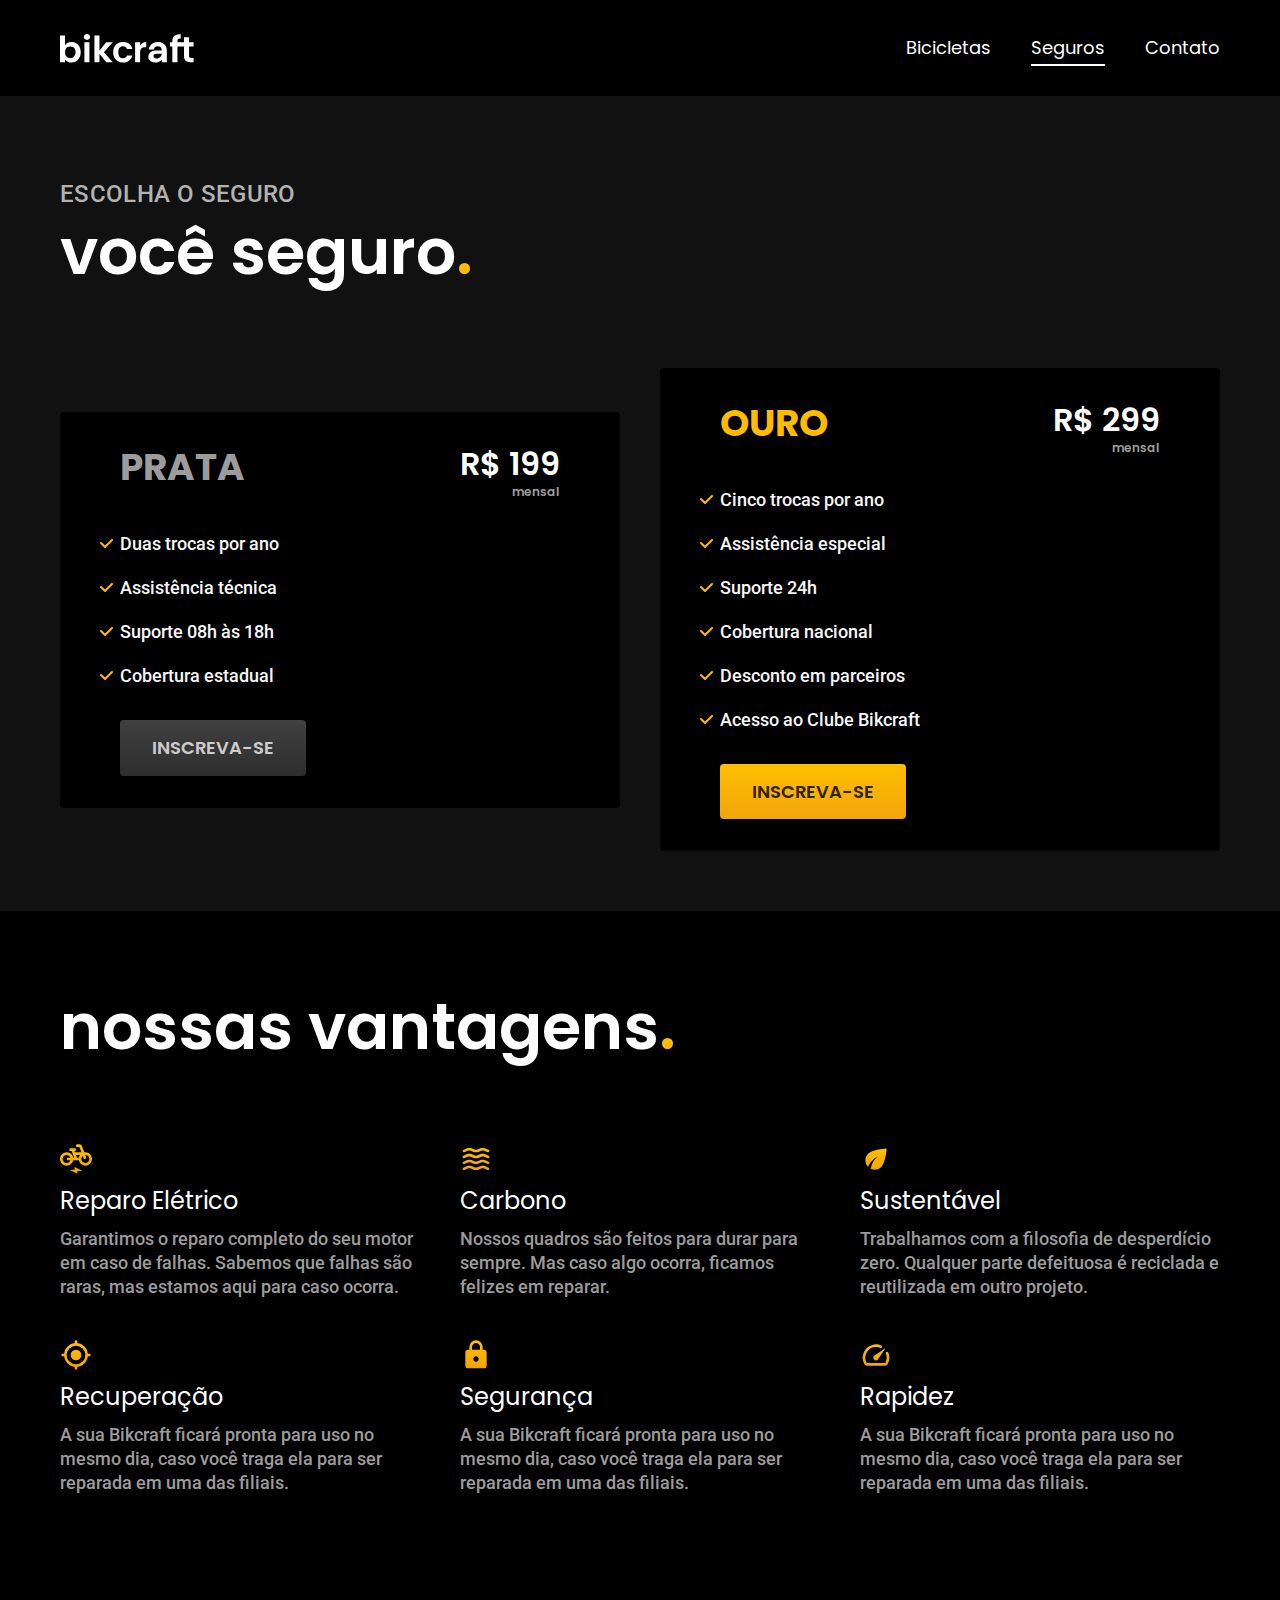
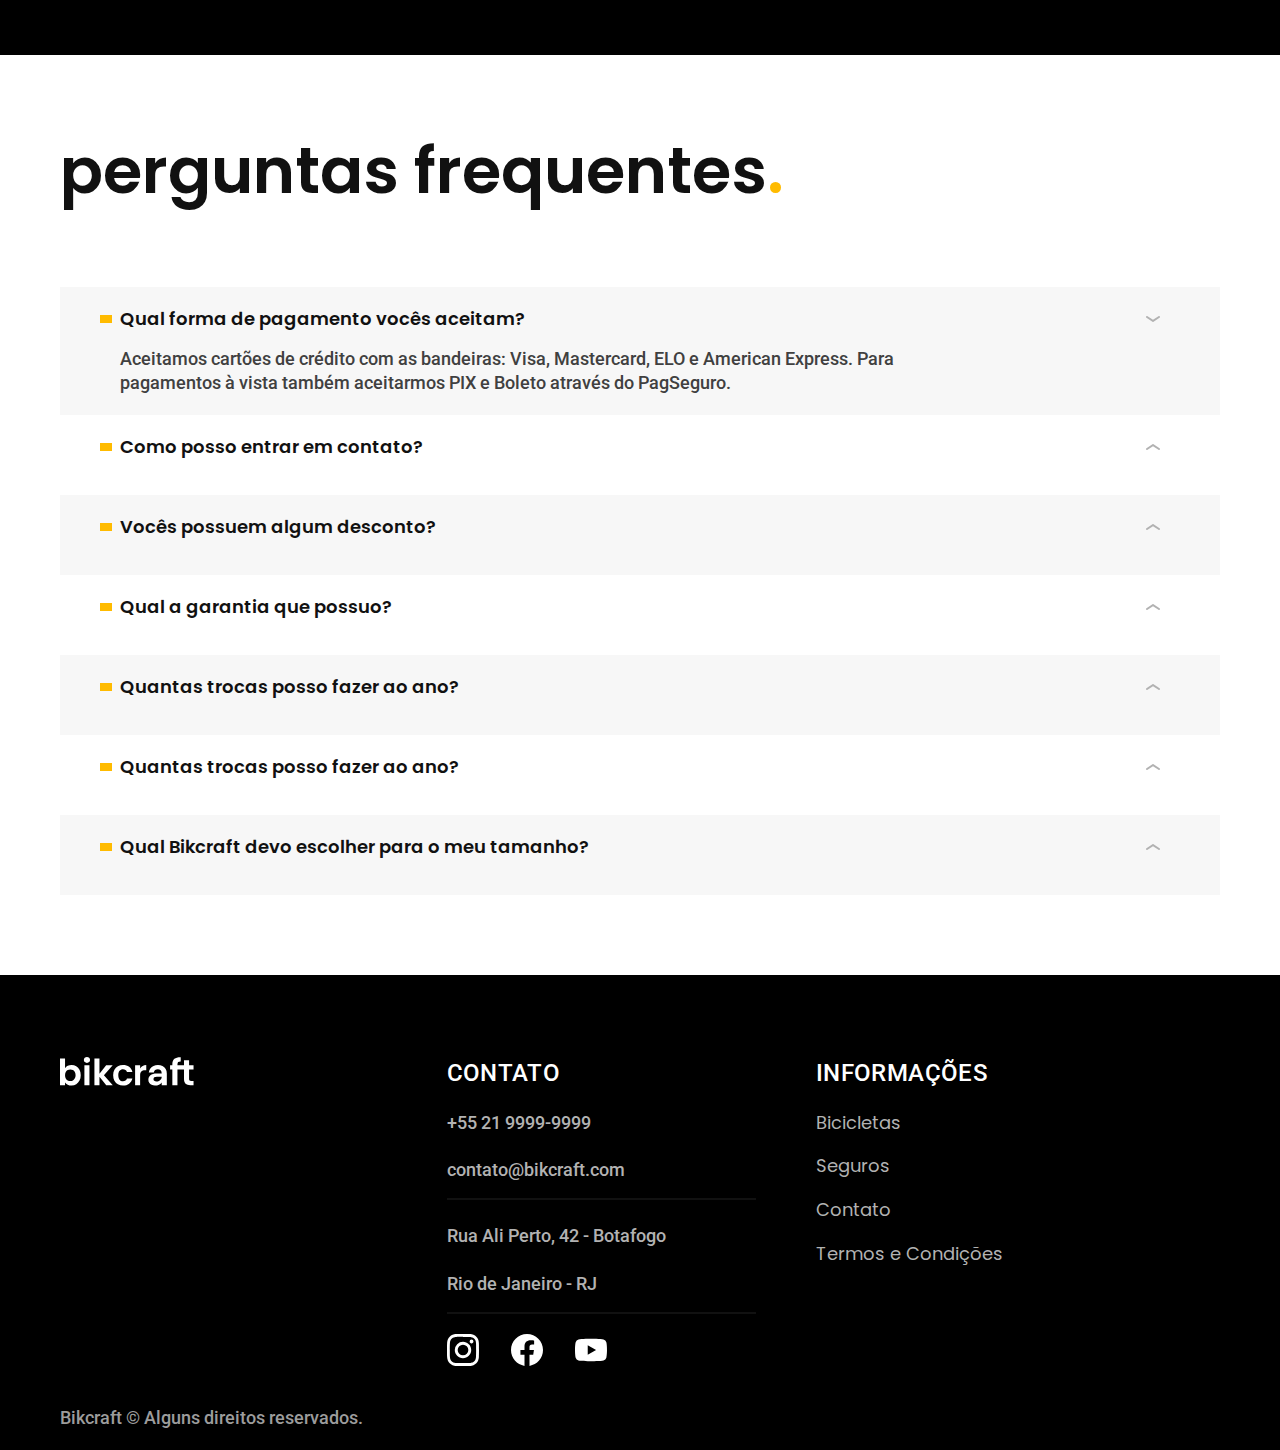
<file: seguros.html>
<!DOCTYPE html>
<html lang="pt-br">

<head>
  <meta charset="UTF-8">
  <meta name="viewport" content="width=device-width, initial-scale=1.0">
  <title>Seguros | Bikcraft</title>
  <meta name="description" content="Bicicletas elétricas de alta precisão e qualidade, feitas sob medida para o cliente. Explore as nossas opções de seguros Bikcraft.">

  <link rel="preload" href="./css/style.css" as="style">
  <link rel="stylesheet" href="./css/style.css">

  <link rel="icon" href="./favicon.svg" type="image/svg+xml">

  <link rel="preconnect" href="https://fonts.googleapis.com">
  <link rel="preconnect" href="https://fonts.gstatic.com" crossorigin>
  <link href="https://fonts.googleapis.com/css2?family=Merriweather:ital,wght@1,900&family=Poppins:wght@400;600&family=Roboto:wght@400;500&display=swap" rel="stylesheet">

  <script>document.documentElement.classList.add('js');</script>
</head>

<body id="seguros">
  <header class="header-bg">
    <div class="header container">
      <a href="./">
        <img src="./img/bikcraft.svg" alt="Bikcraft" width="136" height="32">
      </a>

      <nav aria-label="primaria">
        <ul class="header-menu cor-0 font-1-m">
          <li><a href="./bicicletas.html">Bicicletas</a></li>
          <li><a href="./seguros.html">Seguros</a></li>
          <li><a href="./contato.html">Contato</a></li>
        </ul>
      </nav>
    </div>
  </header>

  <main class="seguros-bg">
    <div class="titulo-bg">
      <div class="titulo container">
        <p class="font-2-l-b cor-5">escolha o seguro</p>
        <h1 class="font-1-xxl cor-0">você seguro<span class="cor-p1">.</span></h1>
      </div>
    </div>

    <div class="seguros container">
      <div class="seguros-items">
        <div class="seguro-prata fadeInLeft" data-anime="200">
          <div class="seguro-titulo font-1-xl">
            <h3 class="cor-6">Prata</h3>
            <div class="seguro-preco">
              <span class="cor-0">R$ 199</span>
              <span class="seguro-preco-info font-1-xs cor-6">mensal</span>
            </div>
          </div>
          <ul class="font-2-m cor-1">
            <li>Duas trocas por ano</li>
            <li>Assistência técnica</li>
            <li>Suporte 08h às 18h</li>
            <li>Cobertura estadual</li>
          </ul>
          <a href="./orcamento.html?tipo=seguro&plano=prata" class="botao">inscreva-se</a>
        </div>

        <div class="seguro-ouro fadeInRight" data-anime="400">
          <div class="seguro-titulo font-1-xl">
            <h3 class="cor-p1">Ouro</h3>
            <div class="seguro-preco">
              <span class="cor-0">R$ 299</span>
              <span class="seguro-preco-info font-1-xs cor-6">mensal</span>
            </div>
          </div>
          <ul class="font-2-m cor-1">
            <li>Cinco trocas por ano</li>
            <li>Assistência especial</li>
            <li>Suporte 24h</li>
            <li>Cobertura nacional</li>
            <li>Desconto em parceiros</li>
            <li>Acesso ao Clube Bikcraft</li>
          </ul>
          <a href="./orcamento.html?tipo=seguro&plano=ouro" class="botao">inscreva-se</a>
        </div>
      </div>
    </div>

    <section class="seguro-vantagens-bg">
      <div class="seguro-vantagens container">
        <h2 class="font-1-xxl cor-0">nossas vantagens<span class="cor-p1">.</span></h2>
        <ul>
          <li>
            <img src="./img/icones/eletrica.svg" width="32" height="32">
            <h4 class="font-1-l cor-0">Reparo Elétrico</h4>
            <p class="font-2-m cor-6">Garantimos o reparo completo do seu motor em caso de falhas. Sabemos que falhas são raras, mas estamos aqui para caso ocorra.</p>
          </li>
          <li>
            <img src="./img/icones/carbono.svg" width="32" height="32">
            <h4 class="font-1-l cor-0">Carbono</h4>
            <p class="font-2-m cor-6">Nossos quadros são feitos para durar para sempre. Mas caso algo ocorra, ficamos felizes em reparar.</p>
          </li>
          <li>
            <img src="./img/icones/sustentavel.svg" width="32" height="32">
            <h4 class="font-1-l cor-0">Sustentável</h4>
            <p class="font-2-m cor-6">Trabalhamos com a filosofia de desperdício zero. Qualquer parte defeituosa é reciclada e reutilizada em outro projeto.</p>
          </li>
          <li>
            <img src="./img/icones/rastreador.svg" width="32" height="32">
            <h4 class="font-1-l cor-0">Recuperação</h4>
            <p class="font-2-m cor-6">A sua Bikcraft ficará pronta para uso no mesmo dia, caso você traga ela para ser reparada em uma das filiais.</p>
          </li>
          <li>
            <img src="./img/icones/seguro.svg" width="32" height="32">
            <h4 class="font-1-l cor-0">Segurança</h4>
            <p class="font-2-m cor-6">A sua Bikcraft ficará pronta para uso no mesmo dia, caso você traga ela para ser reparada em uma das filiais.</p>
          </li>
          <li>
            <img src="./img/icones/velocidade.svg" width="32" height="32">
            <h4 class="font-1-l cor-0">Rapidez</h4>
            <p class="font-2-m cor-6">A sua Bikcraft ficará pronta para uso no mesmo dia, caso você traga ela para ser reparada em uma das filiais.</p>
          </li>
        </ul>
      </div>
    </section>

    <section class="perguntas-bg">
      <div class="perguntas container">
        <h3 class="font-1-xxl cor-11">perguntas frequentes<span class="cor-p1">.</span></h3>
        <dl>
          <div>
            <dt><button class="font-1-m-b cor-11" aria-controls="pergunta1" aria-expanded="true">Qual forma de pagamento vocês aceitam?</button></dt>
            <dd class="font-2-m cor-9 ativa" id="pergunta1">Aceitamos cartões de crédito com as bandeiras: Visa, Mastercard, ELO e American Express. Para pagamentos à vista também aceitarmos PIX e Boleto através do PagSeguro.</dd>
          </div>
          <div>
            <dt><button class="font-1-m-b cor-11" aria-controls="pergunta2" aria-expanded="false">Como posso entrar em contato?</button></dt>
            <dd class="font-2-m cor-9" id="pergunta2">Aceitamos cartões de crédito com as bandeiras: Visa, Mastercard, ELO e American Express. Para pagamentos à vista também aceitarmos PIX e Boleto através do PagSeguro.</dd>
          </div>
          <div>
            <dt><button class="font-1-m-b cor-11" aria-controls="pergunta3" aria-expanded="false">Vocês possuem algum desconto?</button></dt>
            <dd class="font-2-m cor-9" id="pergunta3">Aceitamos cartões de crédito com as bandeiras: Visa, Mastercard, ELO e American Express. Para pagamentos à vista também aceitarmos PIX e Boleto através do PagSeguro.</dd>
          </div>
          <div>
            <dt><button class="font-1-m-b cor-11" aria-controls="pergunta4" aria-expanded="false">Qual a garantia que possuo?</button></dt>
            <dd class="font-2-m cor-9" id="pergunta4">Aceitamos cartões de crédito com as bandeiras: Visa, Mastercard, ELO e American Express. Para pagamentos à vista também aceitarmos PIX e Boleto através do PagSeguro.</dd>
          </div>
          <div>
            <dt><button class="font-1-m-b cor-11" aria-controls="pergunta5" aria-expanded="false">Quantas trocas posso fazer ao ano?</button></dt>
            <dd class="font-2-m cor-9" id="pergunta5">Aceitamos cartões de crédito com as bandeiras: Visa, Mastercard, ELO e American Express. Para pagamentos à vista também aceitarmos PIX e Boleto através do PagSeguro.</dd>
          </div>
          <div>
            <dt><button class="font-1-m-b cor-11" aria-controls="pergunta6" aria-expanded="false">Quantas trocas posso fazer ao ano?</button></dt>
            <dd class="font-2-m cor-9" id="pergunta6">Aceitamos cartões de crédito com as bandeiras: Visa, Mastercard, ELO e American Express. Para pagamentos à vista também aceitarmos PIX e Boleto através do PagSeguro.</dd>
          </div>
          <div>
            <dt><button class="font-1-m-b cor-11" aria-controls="pergunta7" aria-expanded="false">Qual Bikcraft devo escolher para o meu tamanho?</button></dt>
            <dd class="font-2-m cor-9" id="pergunta7">Aceitamos cartões de crédito com as bandeiras: Visa, Mastercard, ELO e American Express. Para pagamentos à vista também aceitarmos PIX e Boleto através do PagSeguro.</dd>
          </div>
        </dl>
      </div>
    </section>

  </main>
  <footer class="footer-bg">
    <div class="footer container">
      <a href="./">
        <img src="./img/bikcraft.svg" alt="Bikcraft" width="136" height="32">
      </a>
      <div class="footer-conteudo">
        <div class="footer-contato cor-5 font-2-m">
          <h3 class="font-2-l-b cor-0">contato</h3>
          <ul>
            <li><a href="tel:+552199999999">+55 21 9999-9999</a></li>
            <li><a href="mailto:contato@bikcraft.com">contato@bikcraft.com</a></li>
            <li>Rua Ali Perto, 42 - Botafogo</li>
            <li>Rio de Janeiro - RJ</li>
          </ul>
          <div class="footer-redes">
            <a href="#">
              <img src="./img/redes/instagram.svg" width="32" height="32">
            </a>
            <a href="#">
              <img src="./img/redes/facebook.svg" width="32" height="32">
            </a>
            <a href="#">
              <img src="./img/redes/youtube.svg" width="32" height="32">
            </a>
          </div>
        </div>
        <div class="footer-informacoes cor-5 font-1-m">
          <h3 class="font-2-l-b cor-0">informações</h3>
          <nav>
            <ul>
              <li><a href="./bicicletas.html">Bicicletas</a></li>
              <li><a href="./seguros.html">Seguros</a></li>
              <li><a href="./contato.html">Contato</a></li>
              <li><a href="./termos.html">Termos e Condições</a></li>
            </ul>
          </nav>
        </div>
      </div>
      <p class="footer-copy font-2-m cor-6">Bikcraft © Alguns direitos reservados.</p>
    </div>
  </footer>

  <script src="./js/plugins/simple-anime.js"></script>
  <script src="./js/script.js"></script>
</body>

</html>
</file>
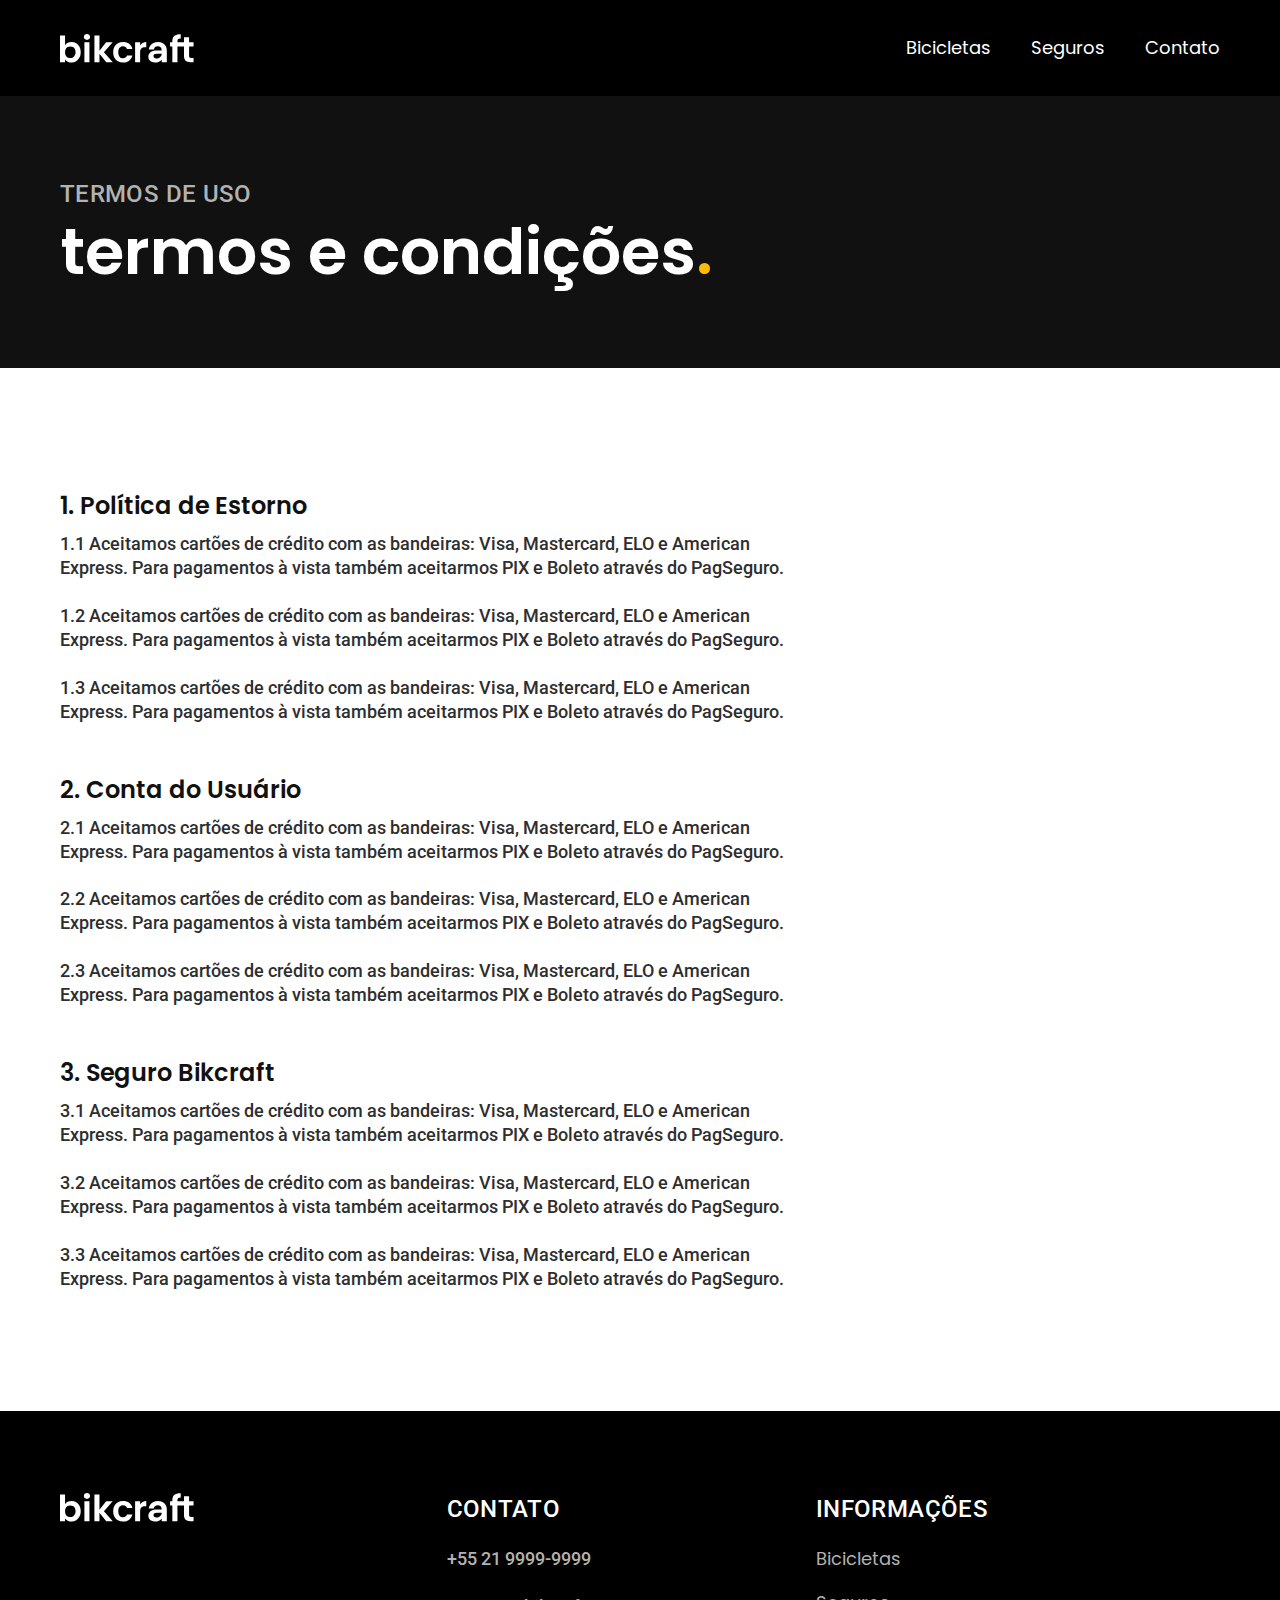
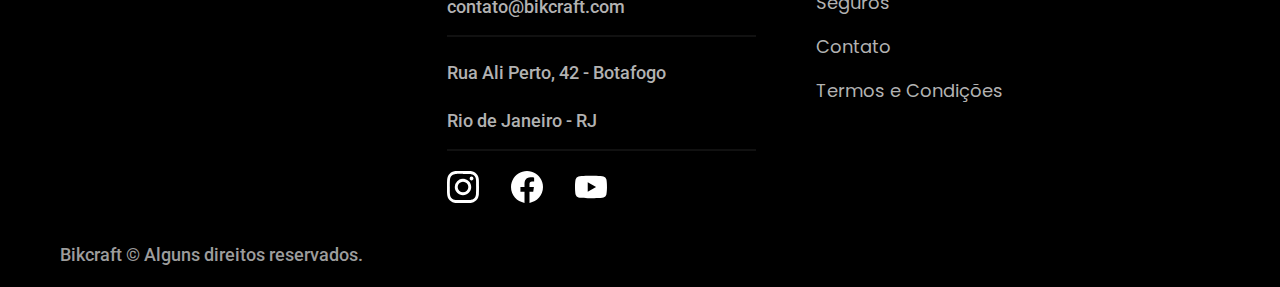
<file: termos.html>
<!DOCTYPE html>
<html lang="pt-br">

<head>
  <meta charset="UTF-8">
  <meta name="viewport" content="width=device-width, initial-scale=1.0">
  <title>Termos e Condições | Bikcraft</title>
  <meta name="description" content="Termos e Condições de Bikcraft.">

  <link rel="preload" href="./css/style.css" as="style">
  <link rel="stylesheet" href="./css/style.css">

  <link rel="icon" href="./favicon.svg" type="image/svg+xml">

  <link rel="preconnect" href="https://fonts.googleapis.com">
  <link rel="preconnect" href="https://fonts.gstatic.com" crossorigin>
  <link href="https://fonts.googleapis.com/css2?family=Merriweather:ital,wght@1,900&family=Poppins:wght@400;600&family=Roboto:wght@400;500&display=swap" rel="stylesheet">

  <script>document.documentElement.classList.add('js');</script>
</head>

<body>
  <header class="header-bg">
    <div class="header container">
      <a href="./">
        <img src="./img/bikcraft.svg" alt="Bikcraft" width="136" height="32">
      </a>

      <nav aria-label="primaria">
        <ul class="header-menu cor-0 font-1-m">
          <li><a href="./bicicletas.html">Bicicletas</a></li>
          <li><a href="./seguros.html">Seguros</a></li>
          <li><a href="./contato.html">Contato</a></li>
        </ul>
      </nav>
    </div>
  </header>

  <main>
    <div class="titulo-bg">
      <div class="titulo container">
        <p class="font-2-l-b cor-5">Termos de uso</p>
        <h1 class="font-1-xxl cor-0">termos e condições<span class="cor-p1">.</span></h1>
      </div>
    </div>

  </main>

  <section class="termos-bg">
    <div class="termos container">
      <div class="termos-lista">
        <h2 class="font-1-l cor-11">1. Política de Estorno</h2>
        <ul class="font-2-m cor-10 ">
          <li>1.1 Aceitamos cartões de crédito com as bandeiras: Visa, Mastercard, ELO e American Express. Para pagamentos à vista também aceitarmos PIX e Boleto através do PagSeguro.</li>
          <li>1.2 Aceitamos cartões de crédito com as bandeiras: Visa, Mastercard, ELO e American Express. Para pagamentos à vista também aceitarmos PIX e Boleto através do PagSeguro.</li>
          <li>1.3 Aceitamos cartões de crédito com as bandeiras: Visa, Mastercard, ELO e American Express. Para pagamentos à vista também aceitarmos PIX e Boleto através do PagSeguro.</li>
        </ul>
      </div>

      <div class="termos-lista">
        <h2 class="font-1-l cor-11">2. Conta do Usuário</h2>
        <ul class="font-2-m cor-10 ">
          <li>2.1 Aceitamos cartões de crédito com as bandeiras: Visa, Mastercard, ELO e American Express. Para pagamentos à vista também aceitarmos PIX e Boleto através do PagSeguro.</li>
          <li>2.2 Aceitamos cartões de crédito com as bandeiras: Visa, Mastercard, ELO e American Express. Para pagamentos à vista também aceitarmos PIX e Boleto através do PagSeguro.</li>
          <li>2.3 Aceitamos cartões de crédito com as bandeiras: Visa, Mastercard, ELO e American Express. Para pagamentos à vista também aceitarmos PIX e Boleto através do PagSeguro.</li>
        </ul>
      </div>

      <div class="termos-lista">
        <h2 class="font-1-l cor-11">3. Seguro Bikcraft</h2>
        <ul class="font-2-m cor-10 ">
          <li>3.1 Aceitamos cartões de crédito com as bandeiras: Visa, Mastercard, ELO e American Express. Para pagamentos à vista também aceitarmos PIX e Boleto através do PagSeguro.</li>
          <li>3.2 Aceitamos cartões de crédito com as bandeiras: Visa, Mastercard, ELO e American Express. Para pagamentos à vista também aceitarmos PIX e Boleto através do PagSeguro.</li>
          <li>3.3 Aceitamos cartões de crédito com as bandeiras: Visa, Mastercard, ELO e American Express. Para pagamentos à vista também aceitarmos PIX e Boleto através do PagSeguro.</li>
        </ul>
      </div>
    </div>
  </section>

  <footer class="footer-bg">
    <div class="footer container">
      <a href="./">
        <img src="./img/bikcraft.svg" alt="Bikcraft" width="136" height="32">
      </a>
      <div class="footer-conteudo">
        <div class="footer-contato cor-5 font-2-m">
          <h3 class="font-2-l-b cor-0">contato</h3>
          <ul>
            <li><a href="tel:+552199999999">+55 21 9999-9999</a></li>
            <li><a href="mailto:contato@bikcraft.com">contato@bikcraft.com</a></li>
            <li>Rua Ali Perto, 42 - Botafogo</li>
            <li>Rio de Janeiro - RJ</li>
          </ul>
          <div class="footer-redes">
            <a href="#">
              <img src="./img/redes/instagram.svg" width="32" height="32">
            </a>
            <a href="#">
              <img src="./img/redes/facebook.svg" width="32" height="32">
            </a>
            <a href="#">
              <img src="./img/redes/youtube.svg" width="32" height="32">
            </a>
          </div>
        </div>
        <div class="footer-informacoes cor-5 font-1-m">
          <h3 class="font-2-l-b cor-0">informações</h3>
          <nav>
            <ul>
              <li><a href="./bicicletas.html">Bicicletas</a></li>
              <li><a href="./seguros.html">Seguros</a></li>
              <li><a href="./contato.html">Contato</a></li>
              <li><a href="./termos.html">Termos e Condições</a></li>
            </ul>
          </nav>
        </div>
      </div>
      <p class="footer-copy font-2-m cor-6">Bikcraft © Alguns direitos reservados.</p>
    </div>
  </footer>

  <script src="./js/script.js"></script>
</body>

</html>
</file>
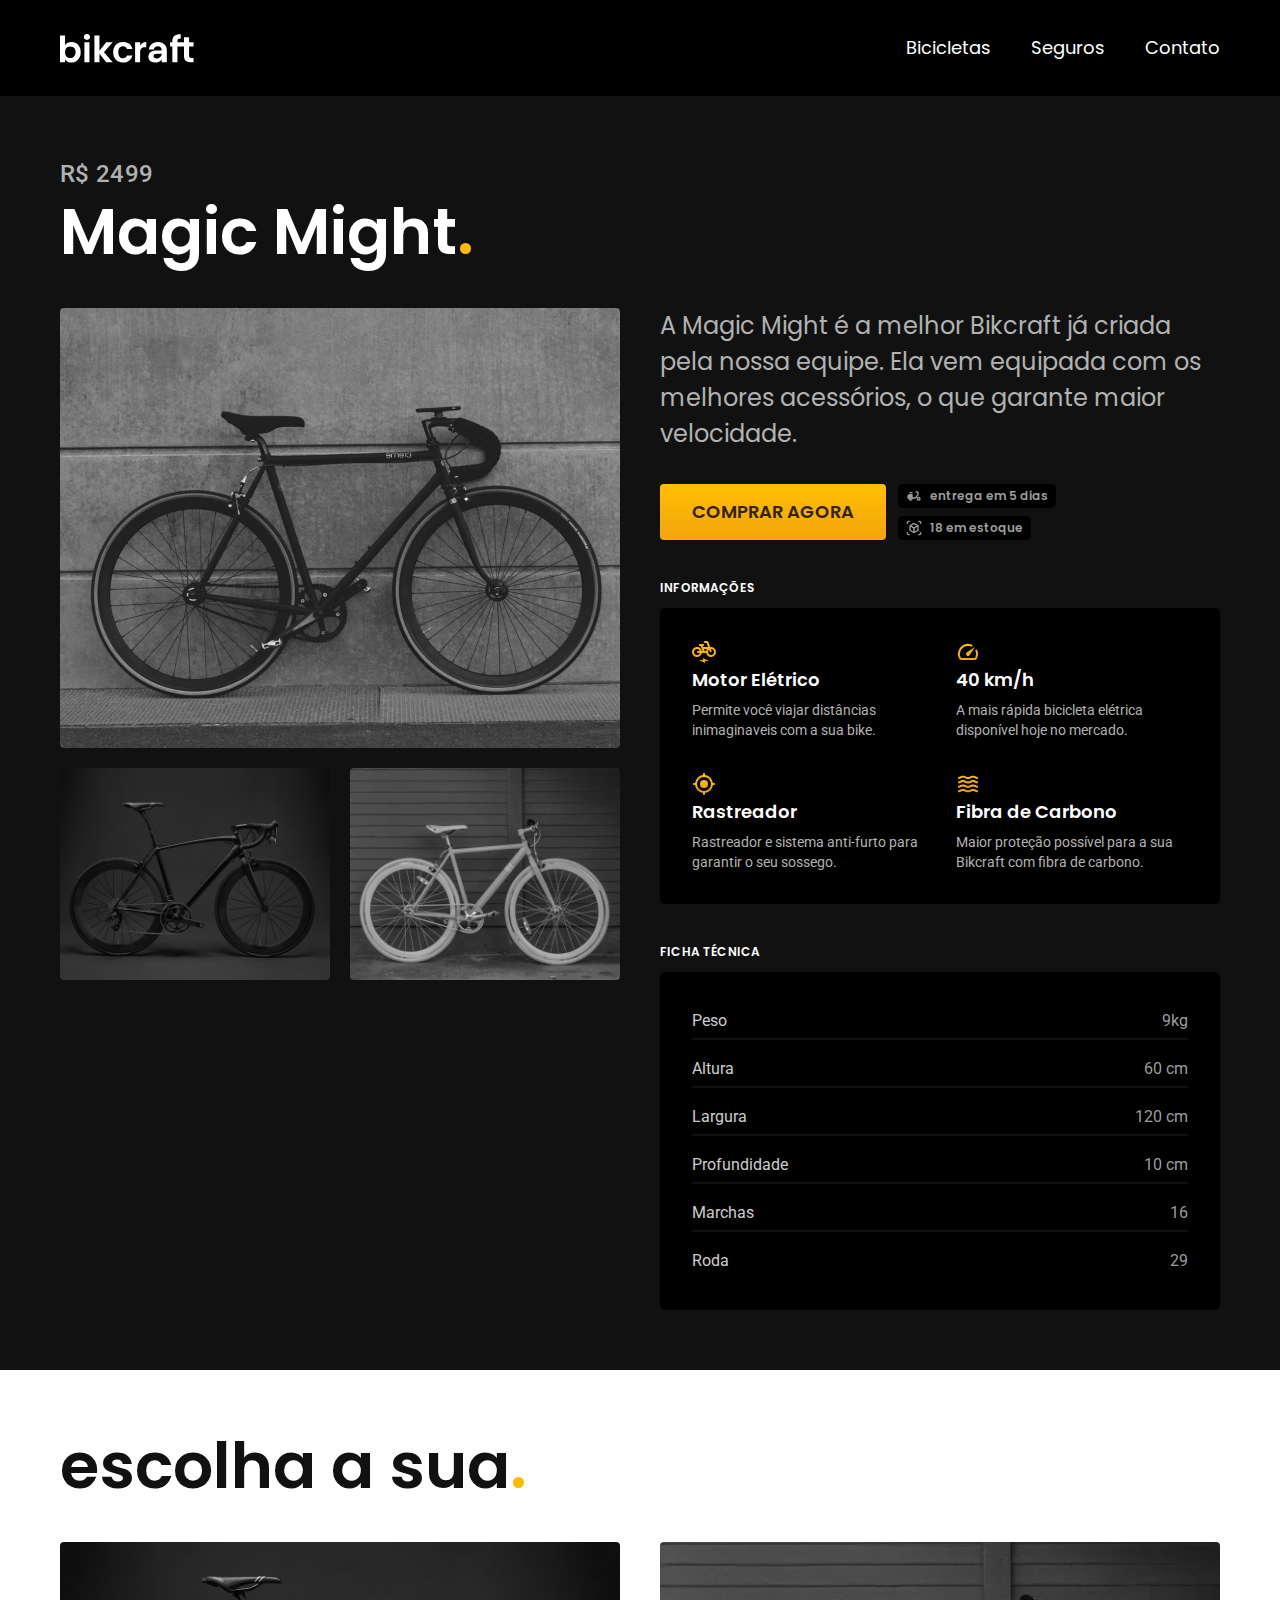
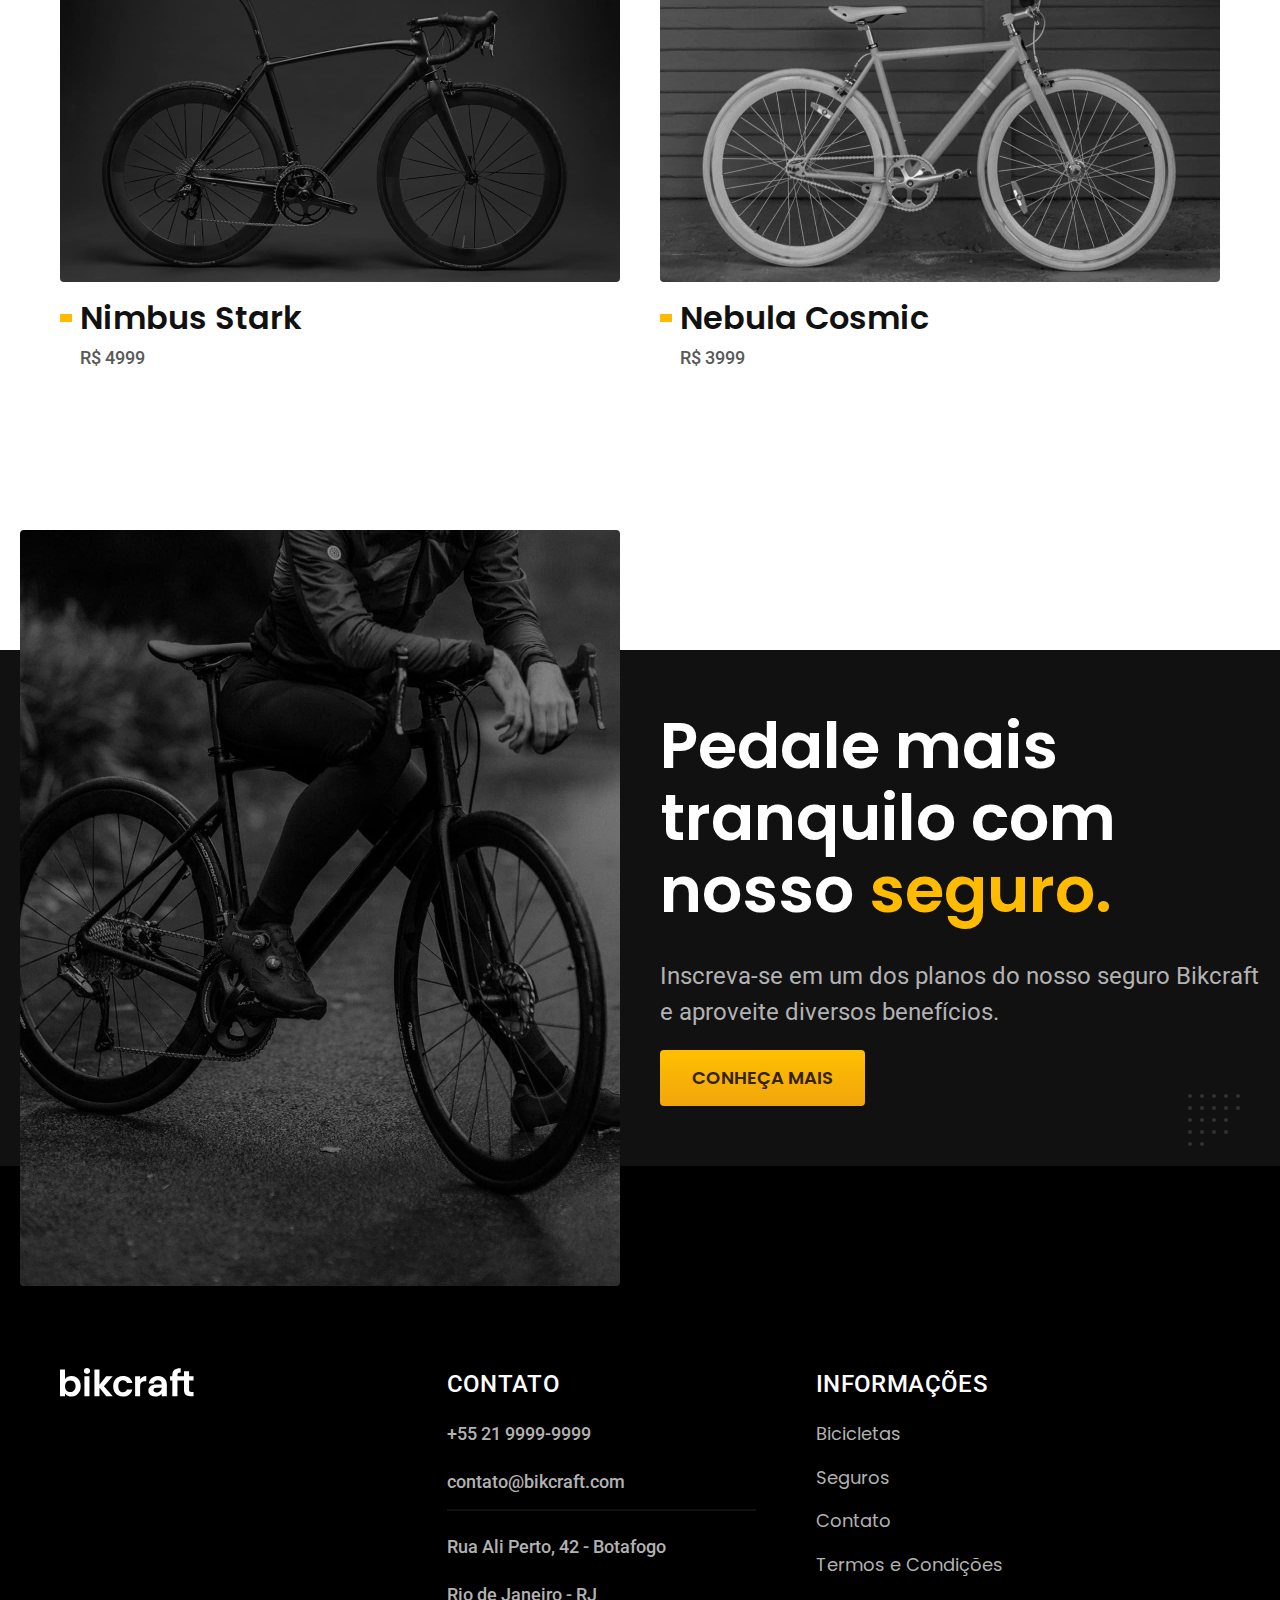
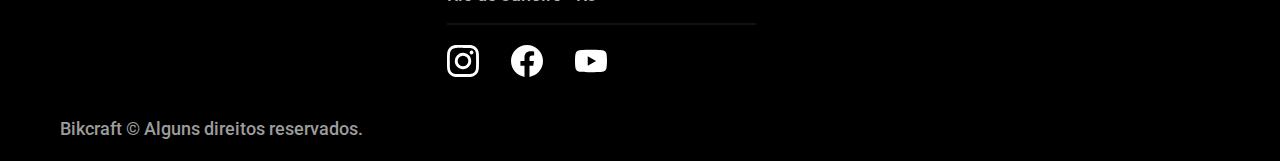
<file: bicicletas/magic.html>
<!DOCTYPE html>
<html lang="pt-br">

<head>
  <meta charset="UTF-8">
  <meta name="viewport" content="width=device-width, initial-scale=1.0">
  <title>Magic | Bikcraft</title>
  <meta name="description" content="A Magic Might é a melhor Bikcraft já criada pela nossa equipe. Ela vem equipada com os melhores acessórios, o que garante maior velocidade.">

  <link rel="preload" href="../css/style.css" as="style">
  <link rel="stylesheet" href="../css/style.css">

  <link rel="icon" href="../favicon.svg" type="image/svg+xml">

  <link rel="preconnect" href="https://fonts.googleapis.com">
  <link rel="preconnect" href="https://fonts.gstatic.com" crossorigin>
  <link href="https://fonts.googleapis.com/css2?family=Merriweather:ital,wght@1,900&family=Poppins:wght@400;600&family=Roboto:wght@400;500&display=swap" rel="stylesheet">

  <script>document.documentElement.classList.add('js');</script>
</head>

<body id="bicicleta-interna">
  <header class="header-bg">
    <div class="header container">
      <a href="../">
        <img src="../img/bikcraft.svg" alt="Bikcraft" width="136" height="32">
      </a>

      <nav aria-label="primaria">
        <ul class="header-menu cor-0 font-1-m">
          <li><a href="../bicicletas.html">Bicicletas</a></li>
          <li><a href="../seguros.html">Seguros</a></li>
          <li><a href="../contato.html">Contato</a></li>
        </ul>
      </nav>
    </div>
  </header>

  <main class="bicicleta-interna-bg">
    <div class="titulo container">
      <p class="font-2-l-b cor-5">R$ 2499</p>
      <h1 class="font-1-xxl cor-0">Magic Might<span class="cor-p1">.</span></h1>
    </div>
    <div class="bicicleta-interna container">
      <div class="bicicleta-interna-imagens">
        <img src="../img/bicicleta/nimbus2.jpg" alt="Bicicleta Magic 1">
        <img src="../img/bicicleta/nimbus1.jpg" alt="Bicicleta Magic 2">
        <img src="../img/bicicleta/nimbus3.jpg" alt="Bicicleta Magic 3">
      </div>
      <div class="bicicleta-interna-conteudo">
        <p class="font-1-l cor-5">A Magic Might é a melhor Bikcraft já criada pela nossa equipe. Ela vem equipada com os melhores acessórios, o que garante maior velocidade.</p>
        <div class="interna-conteudo-botao">
          <a class="botao" href="../orcamento.html?tipo=bikcraft&produto=magic">Comprar Agora</a>
          <span class="font-1-xs cor-6">entrega em 5 dias</span>
          <span class="font-1-xs cor-6">18 em estoque</span>
        </div>
        <h2 class="font-1-xs cor-0">informações</h2>
        <ul class="interna-conteudo-informacoes">
          <li>
            <img src="../img/icones/eletrica.svg" alt="" width="24" height="24">
            <span class="font-1-m-b cor-0">Motor Elétrico</span>
            <p class="font-2-xs cor-5">Permite você viajar distâncias inimaginaveis com a sua bike.</p>
          </li>
          <li>
            <img src="../img/icones/velocidade.svg" alt="" width="24" height="24">
            <span class="font-1-m-b cor-0">40 km/h</span>
            <p class="font-2-xs cor-5">A mais rápida bicicleta elétrica disponível hoje no mercado.</p>
          </li>
          <li>
            <img src="../img/icones/rastreador.svg" alt="" width="24" height="24">
            <span class="font-1-m-b cor-0">Rastreador</span>
            <p class="font-2-xs cor-5">Rastreador e sistema anti-furto para garantir o seu sossego.</p>
          </li>
          <li>
            <img src="../img/icones/carbono.svg" alt="" width="24" height="24">
            <span class="font-1-m-b cor-0">Fibra de Carbono</span>
            <p class="font-2-xs cor-5">Maior proteção possível para a sua Bikcraft com fibra de carbono.</p>
          </li>
        </ul>
        <h2 class="font-1-xs cor-0">Ficha Técnica</h2>
        <ul class="interna-conteudo-ficha">
          <li>
            <p class="font-2-s cor-4">Peso</p>
            <p class="font-2-s cor-6">9kg</p>
          </li>
          <li>
            <p class="font-2-s cor-4">Altura</p>
            <p class="font-2-s cor-6">60 cm</p>
          </li>
          <li>
            <p class="font-2-s cor-4">Largura</p>
            <p class="font-2-s cor-6">120 cm</p>
          </li>
          <li>
            <p class="font-2-s cor-4">Profundidade</p>
            <p class="font-2-s cor-6">10 cm</p>
          </li>
          <li>
            <p class="font-2-s cor-4">Marchas</p>
            <p class="font-2-s cor-6">16</p>
          </li>
          <li>
            <p class="font-2-s cor-4">Roda</p>
            <p class="font-2-s cor-6">29</p>
          </li>
        </ul>
      </div>
    </div>
  </main>
  <article class="bicicletas-lista container">
    <h2 class="font-1-xxl">escolha a sua<span class="cor-p1">.</span></h2>
    <ul>
      <li>
        <a href="./nimbus.html">
          <img src="../img/bicicletas/nimbus.jpg" alt="">
          <h3 class="font-1-xl">Nimbus Stark</h3>
          <span class="font-2-m cor-8">R$ 4999</span>
        </a>
      </li>
      <li>
        <a href="./nebula.html">
          <img src="../img/bicicletas/nebula.jpg" alt="">
          <h3 class="font-1-xl">Nebula Cosmic</h3>
          <span class="font-2-m cor-8">R$ 3999</span>
        </a>
      </li>
    </ul>
  </article>
  <section class="interna-seguro-bg">
    <div class="interna-seguro">
      <div class="interna-seguro-imagem">
        <img src="../img/fotos/seguros.jpg" alt="Pessoa parada em cima de uma bicicleta.">
      </div>
      <div class="interna-seguro-conteudo">
        <h2 class="font-1-xxl cor-0">Pedale mais tranquilo com nosso <span class="cor-p1">seguro.</span></h2>
        <p class="font-2-l cor-5">Inscreva-se em um dos planos do nosso seguro Bikcraft e aproveite diversos benefícios.</p>
        <a class="botao" href="../seguros.html">Conheça mais</a>
      </div>
    </div>
  </section>

  <footer class="footer-bg">
    <div class="footer container">
      <a href="./">
        <img src="../img/bikcraft.svg" alt="Bikcraft" width="136" height="32">
      </a>
      <div class="footer-conteudo">
        <div class="footer-contato cor-5 font-2-m">
          <h3 class="font-2-l-b cor-0">contato</h3>
          <ul>
            <li><a href="tel:+552199999999">+55 21 9999-9999</a></li>
            <li><a href="mailto:contato@bikcraft.com">contato@bikcraft.com</a></li>
            <li>Rua Ali Perto, 42 - Botafogo</li>
            <li>Rio de Janeiro - RJ</li>
          </ul>
          <div class="footer-redes">
            <a href="#">
              <img src="../img/redes/instagram.svg" alt="">
            </a>
            <a href="#">
              <img src="../img/redes/facebook.svg" alt="">
            </a>
            <a href="#">
              <img src="../img/redes/youtube.svg" alt="">
            </a>
          </div>
        </div>
        <div class="footer-informacoes cor-5 font-1-m">
          <h3 class="font-2-l-b cor-0">informações</h3>
          <nav>
            <ul>
              <li><a href="../bicicletas.html">Bicicletas</a></li>
              <li><a href="../seguros.html">Seguros</a></li>
              <li><a href="../contato.html">Contato</a></li>
              <li><a href="../termos.html">Termos e Condições</a></li>
            </ul>
          </nav>
        </div>
      </div>
      <p class="footer-copy font-2-m cor-6">Bikcraft © Alguns direitos reservados.</p>
    </div>
  </footer>

  <script src="../js/script.js"></script>
</body>

</html>
</file>
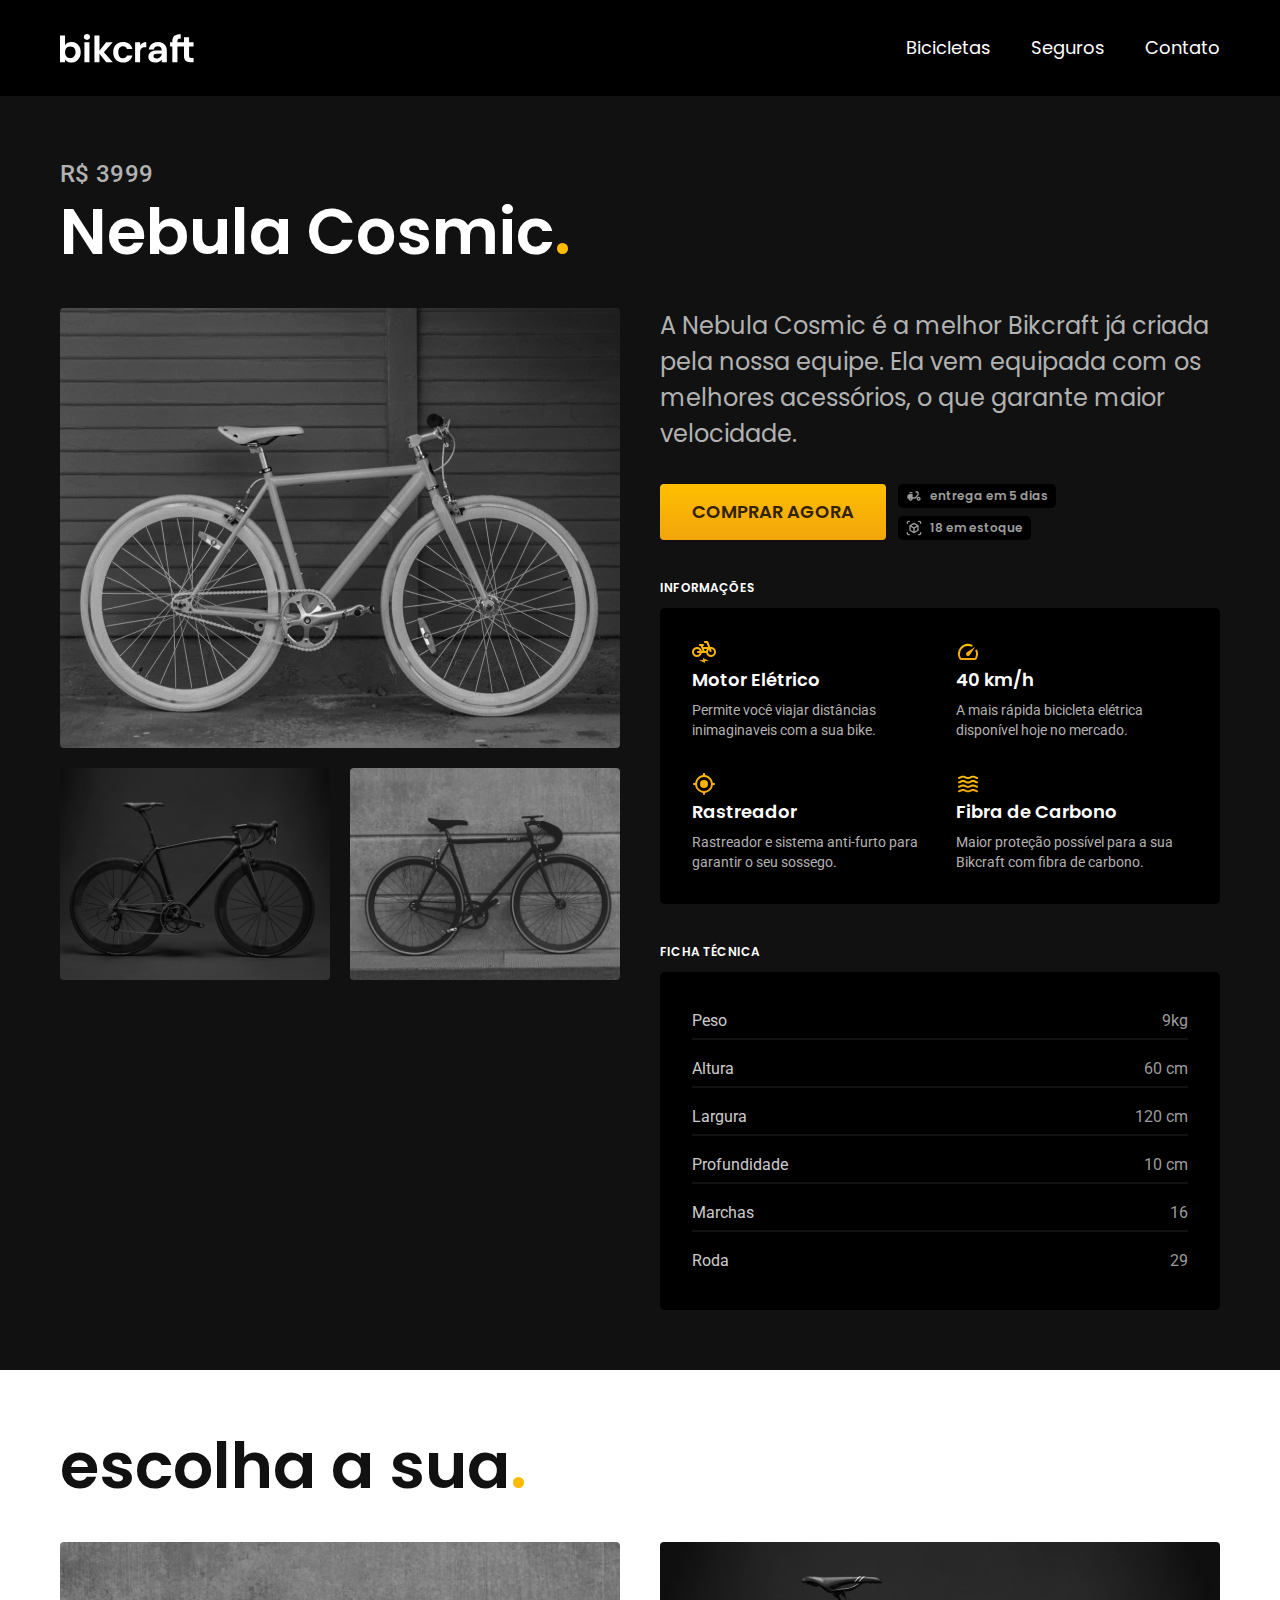
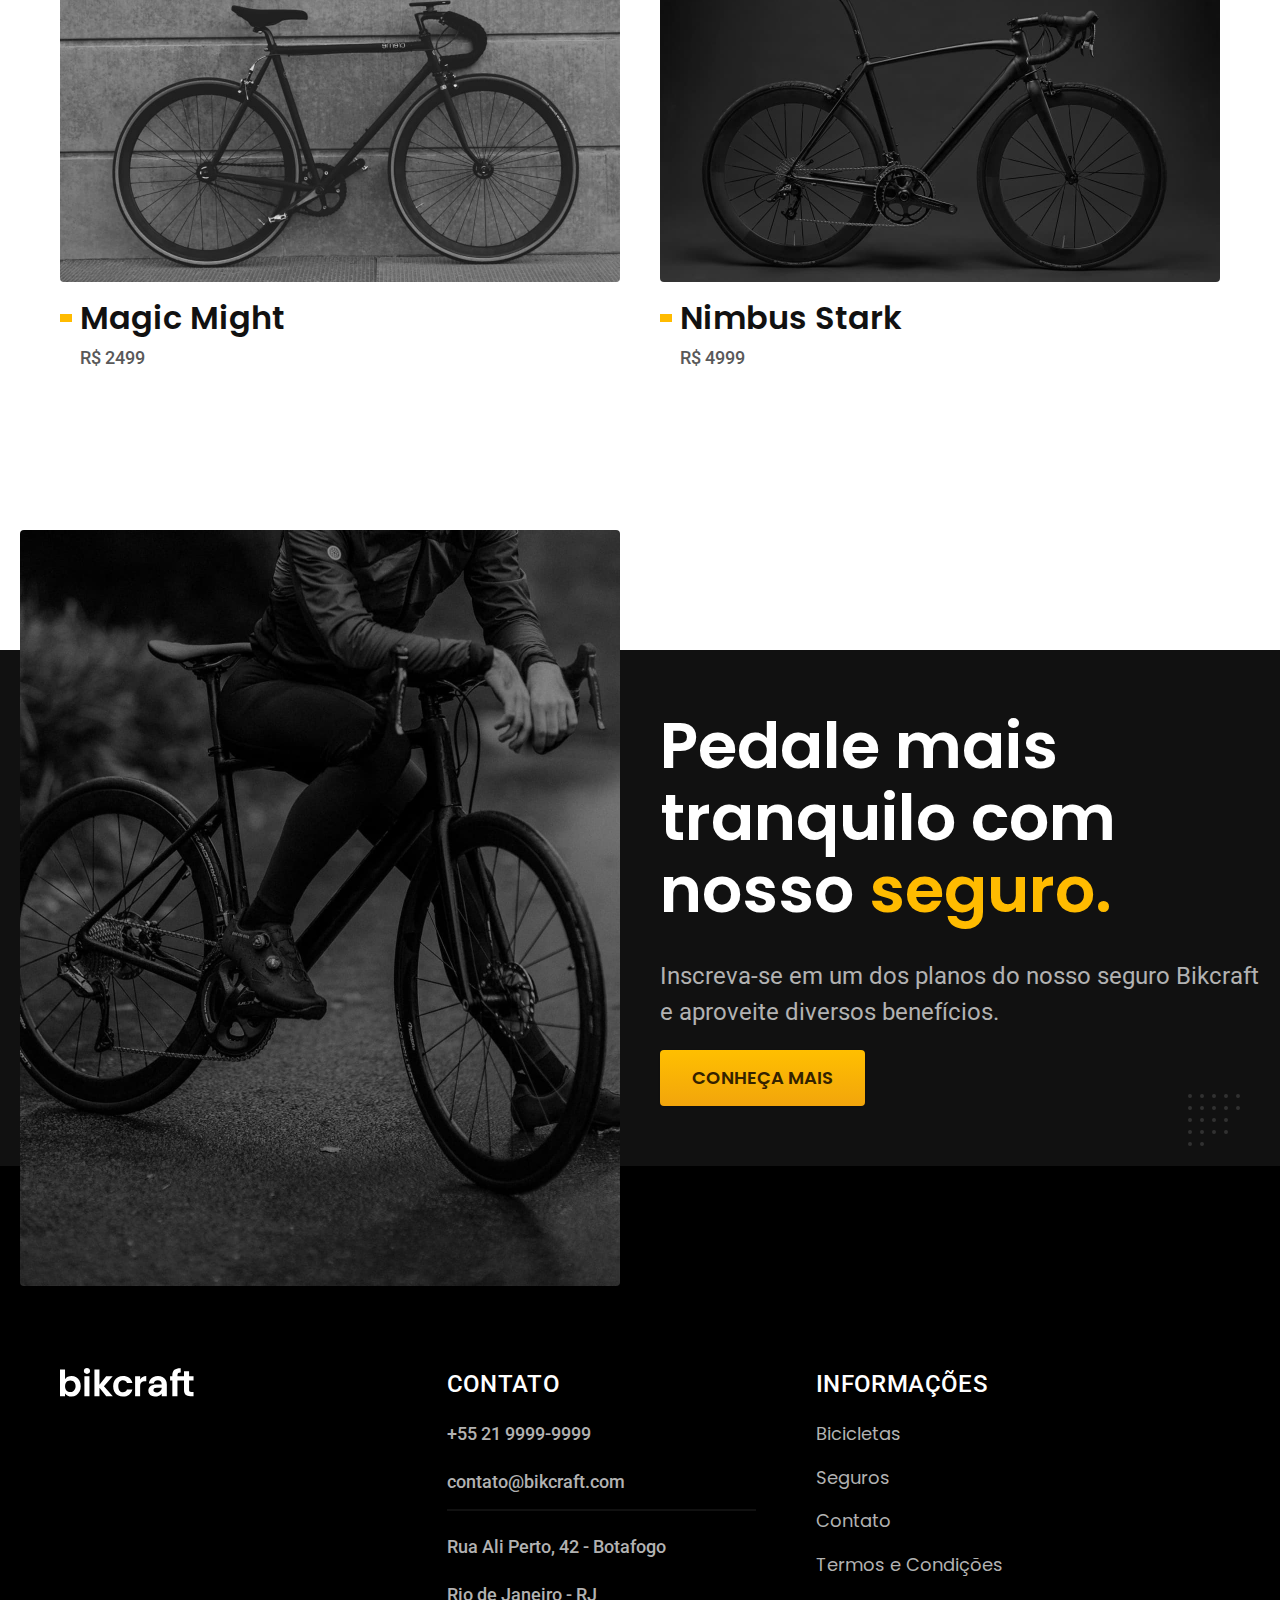
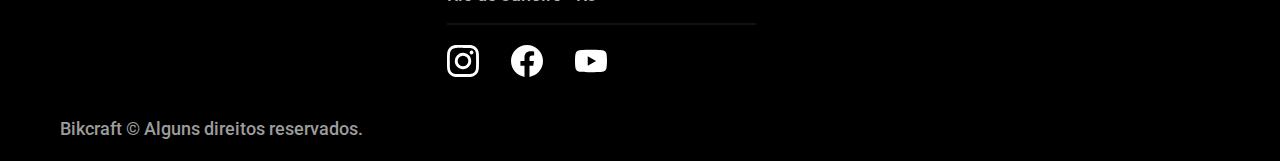
<file: bicicletas/nebula.html>
<!DOCTYPE html>
<html lang="pt-br">

<head>
  <meta charset="UTF-8">
  <meta name="viewport" content="width=device-width, initial-scale=1.0">
  <title>Nebula | Bikcraft</title>
  <meta name="description" content="A Nebula Cosmic é a melhor Bikcraft já criada pela nossa equipe. Ela vem equipada com os melhores acessórios, o que garante maior velocidade.">

  <link rel="preload" href="../css/style.css" as="style">
  <link rel="stylesheet" href="../css/style.css">

  <link rel="icon" href="../favicon.svg" type="image/svg+xml">

  <link rel="preconnect" href="https://fonts.googleapis.com">
  <link rel="preconnect" href="https://fonts.gstatic.com" crossorigin>
  <link href="https://fonts.googleapis.com/css2?family=Merriweather:ital,wght@1,900&family=Poppins:wght@400;600&family=Roboto:wght@400;500&display=swap" rel="stylesheet">

  <script>document.documentElement.classList.add('js');</script>
</head>

<body id="bicicleta-interna">
  <header class="header-bg">
    <div class="header container">
      <a href="../">
        <img src="../img/bikcraft.svg" alt="Bikcraft" width="136" height="32">
      </a>

      <nav aria-label="primaria">
        <ul class="header-menu cor-0 font-1-m">
          <li><a href="../bicicletas.html">Bicicletas</a></li>
          <li><a href="../seguros.html">Seguros</a></li>
          <li><a href="../contato.html">Contato</a></li>
        </ul>
      </nav>
    </div>
  </header>

  <main class="bicicleta-interna-bg">
    <div class="titulo container">
      <p class="font-2-l-b cor-5">R$ 3999</p>
      <h1 class="font-1-xxl cor-0">Nebula Cosmic<span class="cor-p1">.</span></h1>
    </div>
    <div class="bicicleta-interna container">
      <div class="bicicleta-interna-imagens">
        <img src="../img/bicicleta/nimbus3.jpg" alt="Bicicleta Nebula 1">
        <img src="../img/bicicleta/nimbus1.jpg" alt="Bicicleta Nebula 2">
        <img src="../img/bicicleta/nimbus2.jpg" alt="Bicicleta Nebula 3">
      </div>
      <div class="bicicleta-interna-conteudo">
        <p class="font-1-l cor-5">A Nebula Cosmic é a melhor Bikcraft já criada pela nossa equipe. Ela vem equipada com os melhores acessórios, o que garante maior velocidade.</p>
        <div class="interna-conteudo-botao">
          <a class="botao" href="../orcamento.html?tipo=bikcraft&produto=nebula">Comprar Agora</a>
          <span class="font-1-xs cor-6">entrega em 5 dias</span>
          <span class="font-1-xs cor-6">18 em estoque</span>
        </div>
        <h2 class="font-1-xs cor-0">informações</h2>
        <ul class="interna-conteudo-informacoes">
          <li>
            <img src="../img/icones/eletrica.svg" alt="" width="24" height="24">
            <span class="font-1-m-b cor-0">Motor Elétrico</span>
            <p class="font-2-xs cor-5">Permite você viajar distâncias inimaginaveis com a sua bike.</p>
          </li>
          <li>
            <img src="../img/icones/velocidade.svg" alt="" width="24" height="24">
            <span class="font-1-m-b cor-0">40 km/h</span>
            <p class="font-2-xs cor-5">A mais rápida bicicleta elétrica disponível hoje no mercado.</p>
          </li>
          <li>
            <img src="../img/icones/rastreador.svg" alt="" width="24" height="24">
            <span class="font-1-m-b cor-0">Rastreador</span>
            <p class="font-2-xs cor-5">Rastreador e sistema anti-furto para garantir o seu sossego.</p>
          </li>
          <li>
            <img src="../img/icones/carbono.svg" alt="" width="24" height="24">
            <span class="font-1-m-b cor-0">Fibra de Carbono</span>
            <p class="font-2-xs cor-5">Maior proteção possível para a sua Bikcraft com fibra de carbono.</p>
          </li>
        </ul>
        <h2 class="font-1-xs cor-0">Ficha Técnica</h2>
        <ul class="interna-conteudo-ficha">
          <li>
            <p class="font-2-s cor-4">Peso</p>
            <p class="font-2-s cor-6">9kg</p>
          </li>
          <li>
            <p class="font-2-s cor-4">Altura</p>
            <p class="font-2-s cor-6">60 cm</p>
          </li>
          <li>
            <p class="font-2-s cor-4">Largura</p>
            <p class="font-2-s cor-6">120 cm</p>
          </li>
          <li>
            <p class="font-2-s cor-4">Profundidade</p>
            <p class="font-2-s cor-6">10 cm</p>
          </li>
          <li>
            <p class="font-2-s cor-4">Marchas</p>
            <p class="font-2-s cor-6">16</p>
          </li>
          <li>
            <p class="font-2-s cor-4">Roda</p>
            <p class="font-2-s cor-6">29</p>
          </li>
        </ul>
      </div>
    </div>
  </main>
  <article class="bicicletas-lista container">
    <h2 class="font-1-xxl">escolha a sua<span class="cor-p1">.</span></h2>
    <ul>
      <li>
        <a href="./magic.html">
          <img src="../img/bicicletas/magic.jpg" alt="">
          <h3 class="font-1-xl">Magic Might</h3>
          <span class="font-2-m cor-8">R$ 2499</span>
        </a>
      </li>
      <li>
        <a href="./nimbus.html">
          <img src="../img/bicicletas/nimbus.jpg" alt="">
          <h3 class="font-1-xl">Nimbus Stark</h3>
          <span class="font-2-m cor-8">R$ 4999</span>
        </a>
      </li>
    </ul>
  </article>
  <section class="interna-seguro-bg">
    <div class="interna-seguro">
      <div class="interna-seguro-imagem">
        <img src="../img/fotos/seguros.jpg" alt="Pessoa parada em cima de uma bicicleta.">
      </div>
      <div class="interna-seguro-conteudo">
        <h2 class="font-1-xxl cor-0">Pedale mais tranquilo com nosso <span class="cor-p1">seguro.</span></h2>
        <p class="font-2-l cor-5">Inscreva-se em um dos planos do nosso seguro Bikcraft e aproveite diversos benefícios.</p>
        <a class="botao" href="../seguros.html">Conheça mais</a>
      </div>
    </div>
  </section>

  <footer class="footer-bg">
    <div class="footer container">
      <a href="./">
        <img src="../img/bikcraft.svg" alt="Bikcraft" width="136" height="32">
      </a>
      <div class="footer-conteudo">
        <div class="footer-contato cor-5 font-2-m">
          <h3 class="font-2-l-b cor-0">contato</h3>
          <ul>
            <li><a href="tel:+552199999999">+55 21 9999-9999</a></li>
            <li><a href="mailto:contato@bikcraft.com">contato@bikcraft.com</a></li>
            <li>Rua Ali Perto, 42 - Botafogo</li>
            <li>Rio de Janeiro - RJ</li>
          </ul>
          <div class="footer-redes">
            <a href="#">
              <img src="../img/redes/instagram.svg" alt="">
            </a>
            <a href="#">
              <img src="../img/redes/facebook.svg" alt="">
            </a>
            <a href="#">
              <img src="../img/redes/youtube.svg" alt="">
            </a>
          </div>
        </div>
        <div class="footer-informacoes cor-5 font-1-m">
          <h3 class="font-2-l-b cor-0">informações</h3>
          <nav>
            <ul>
              <li><a href="../bicicletas.html">Bicicletas</a></li>
              <li><a href="../seguros.html">Seguros</a></li>
              <li><a href="../contato.html">Contato</a></li>
              <li><a href="../termos.html">Termos e Condições</a></li>
            </ul>
          </nav>
        </div>
      </div>
      <p class="footer-copy font-2-m cor-6">Bikcraft © Alguns direitos reservados.</p>
    </div>
  </footer>

  <script src="../js/script.js"></script>
</body>

</html>
</file>
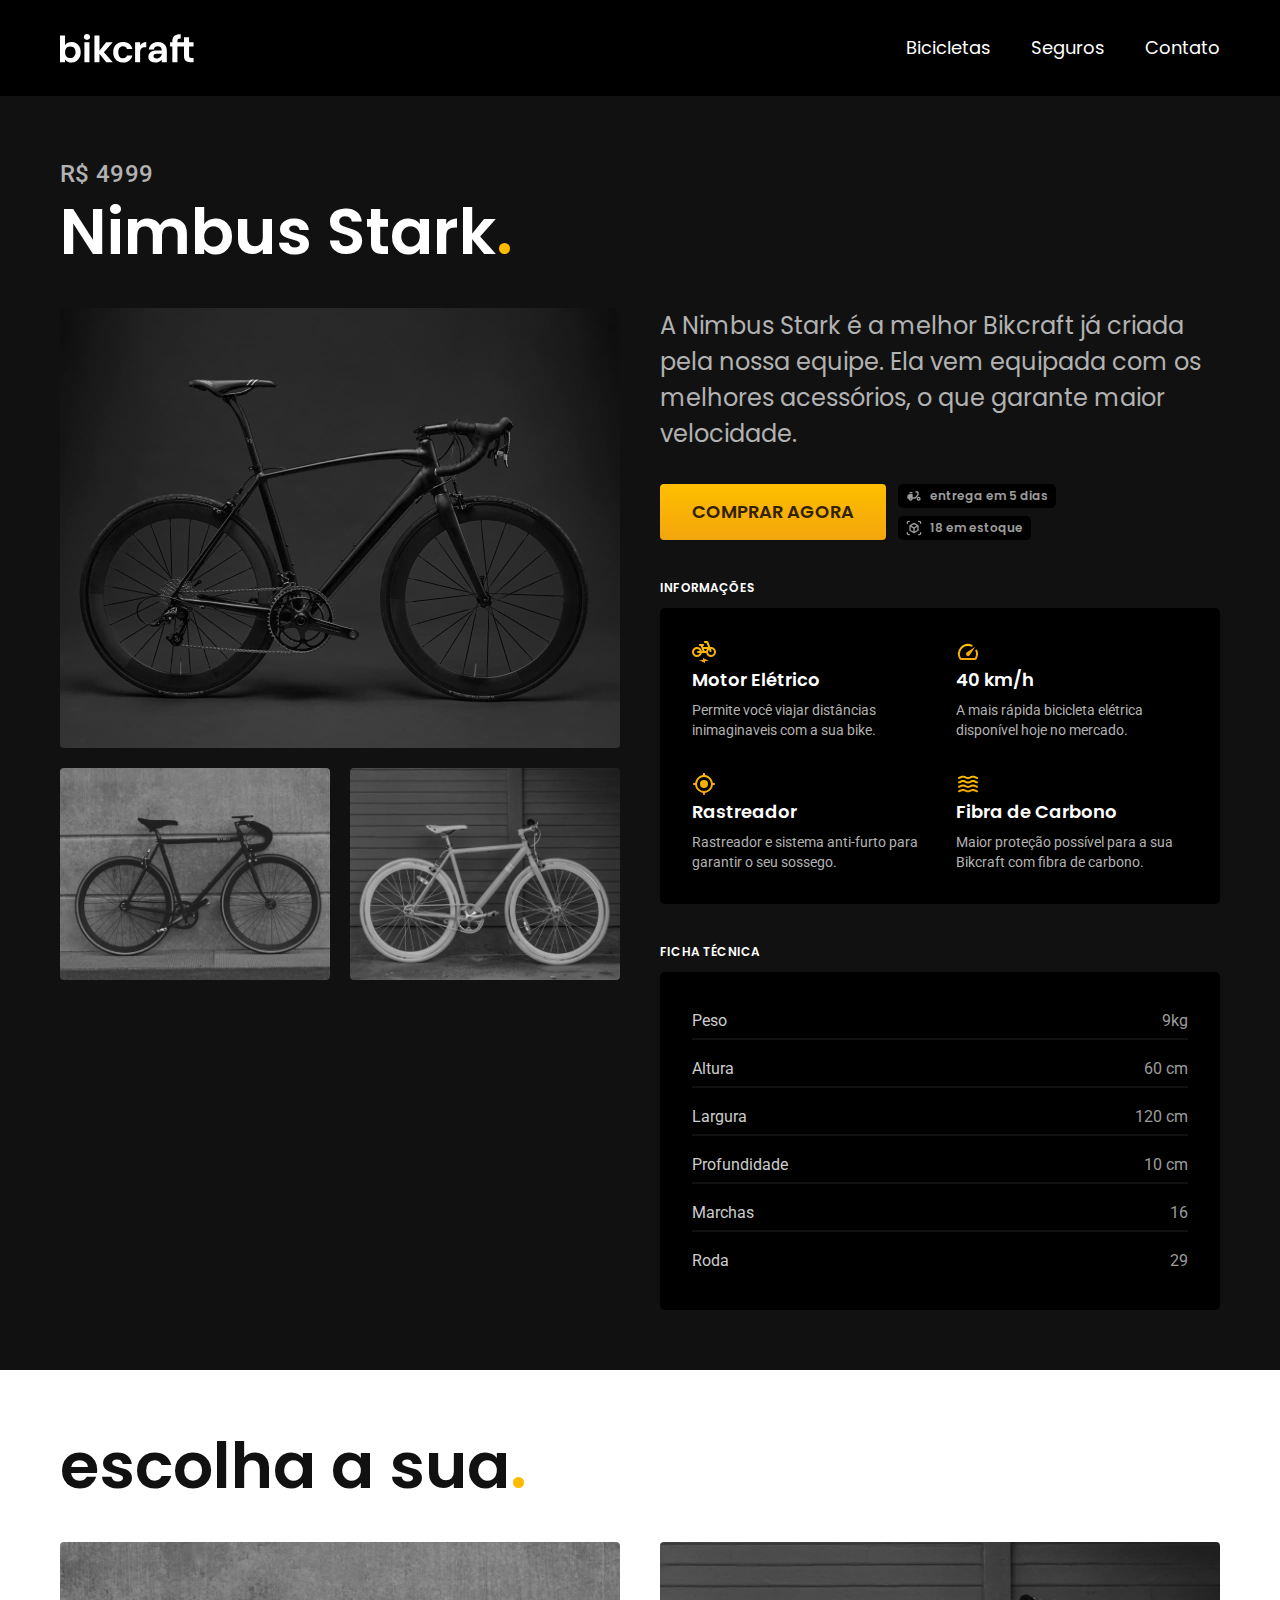
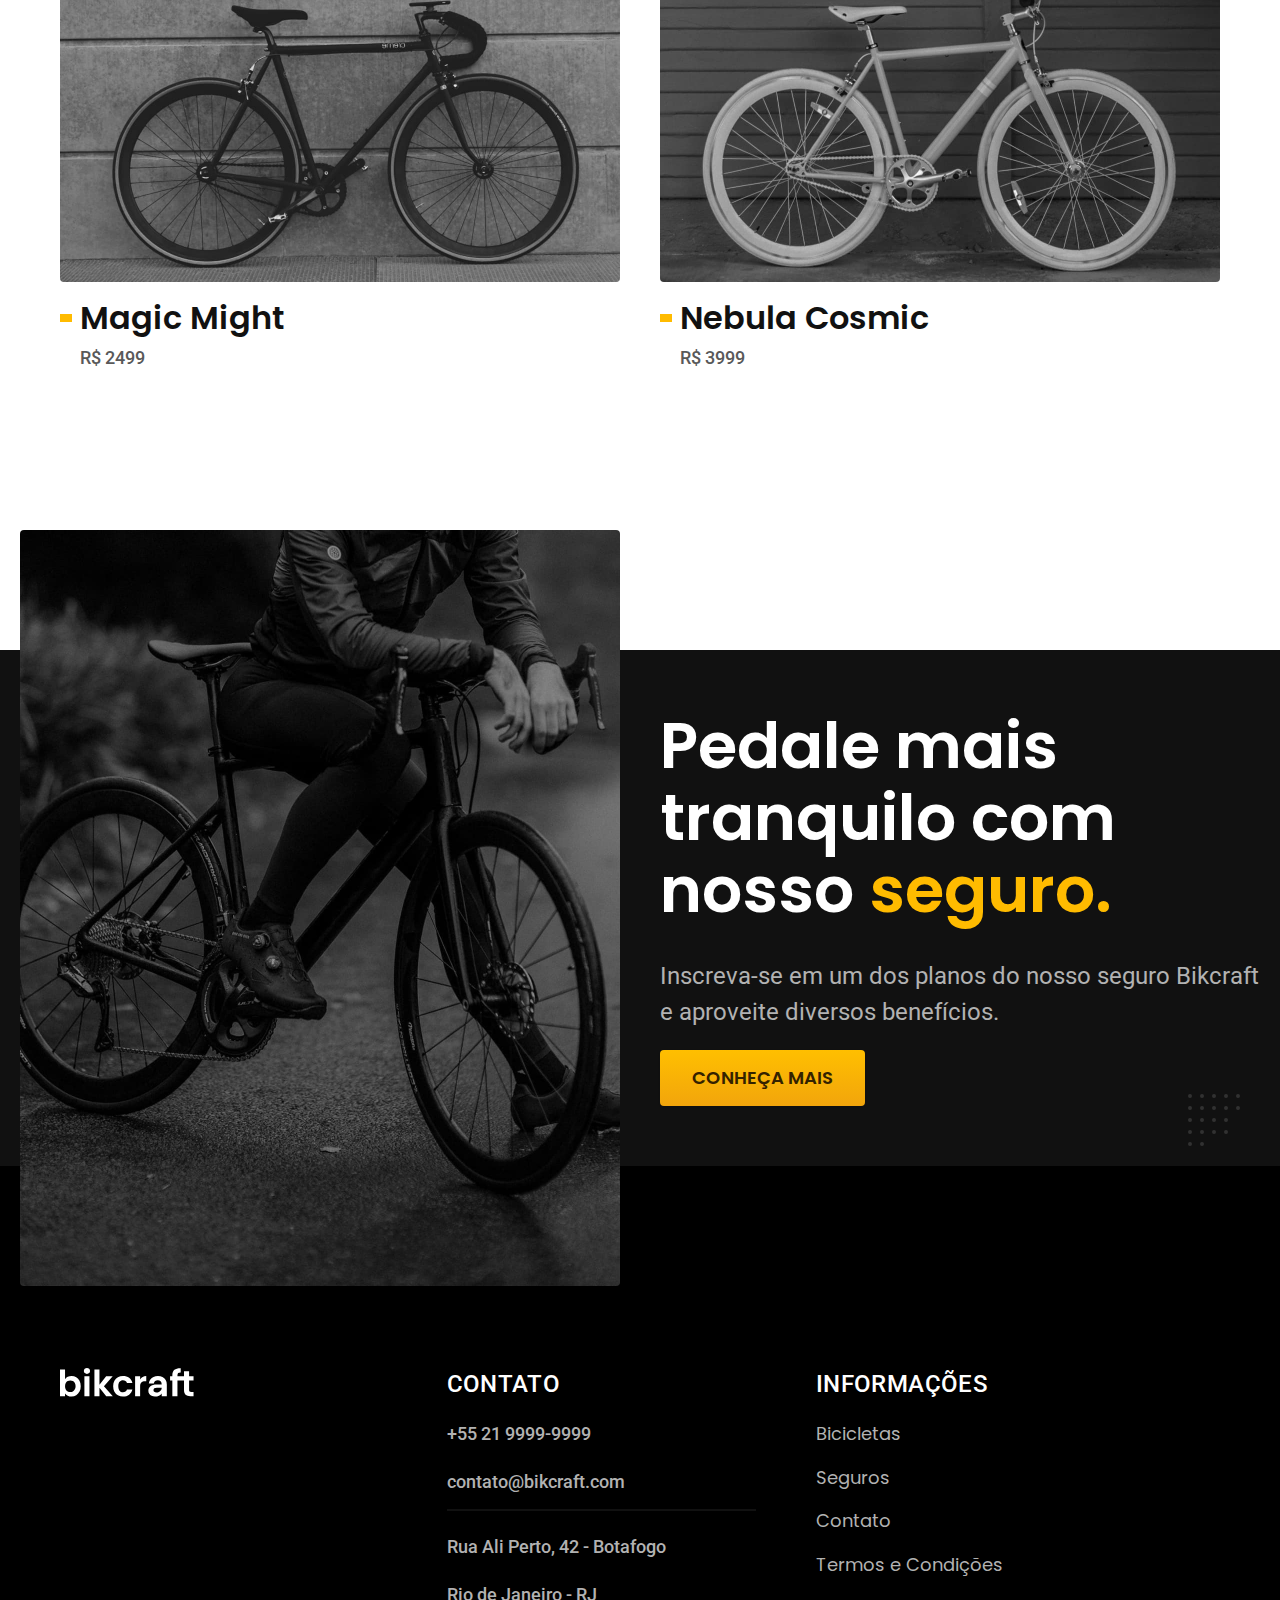
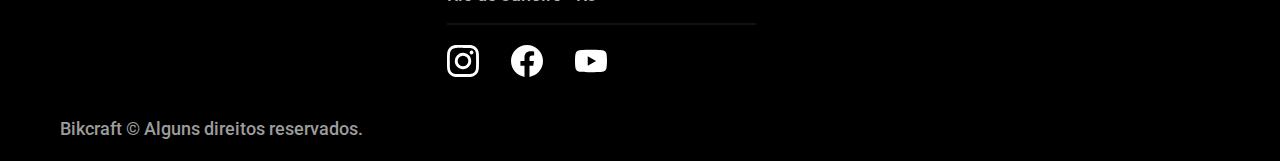
<file: bicicletas/nimbus.html>
<!DOCTYPE html>
<html lang="pt-br">

<head>
  <meta charset="UTF-8">
  <meta name="viewport" content="width=device-width, initial-scale=1.0">
  <title>Nimbus | Bikcraft</title>
  <meta name="description" content="A Nimbus Stark é a melhor Bikcraft já criada pela nossa equipe. Ela vem equipada com os melhores acessórios, o que garante maior velocidade.">

  <link rel="preload" href="../css/style.css" as="style">
  <link rel="stylesheet" href="../css/style.css">

  <link rel="icon" href="../favicon.svg" type="image/svg+xml">

  <link rel="preconnect" href="https://fonts.googleapis.com">
  <link rel="preconnect" href="https://fonts.gstatic.com" crossorigin>
  <link href="https://fonts.googleapis.com/css2?family=Merriweather:ital,wght@1,900&family=Poppins:wght@400;600&family=Roboto:wght@400;500&display=swap" rel="stylesheet">

  <script>document.documentElement.classList.add('js');</script>
</head>

<body id="bicicleta-interna">
  <header class="header-bg">
    <div class="header container">
      <a href="../">
        <img src="../img/bikcraft.svg" alt="Bikcraft" width="136" height="32">
      </a>

      <nav aria-label="primaria">
        <ul class="header-menu cor-0 font-1-m">
          <li><a href="../bicicletas.html">Bicicletas</a></li>
          <li><a href="../seguros.html">Seguros</a></li>
          <li><a href="../contato.html">Contato</a></li>
        </ul>
      </nav>
    </div>
  </header>

  <main class="bicicleta-interna-bg">
    <div class="titulo container">
      <p class="font-2-l-b cor-5">R$ 4999</p>
      <h1 class="font-1-xxl cor-0">Nimbus Stark<span class="cor-p1">.</span></h1>
    </div>
    <div class="bicicleta-interna container">
      <div class="bicicleta-interna-imagens">
        <img src="../img/bicicleta/nimbus1.jpg" alt="Bicicleta Nimbus 1">
        <img src="../img/bicicleta/nimbus2.jpg" alt="Bicicleta Nimbus 2">
        <img src="../img/bicicleta/nimbus3.jpg" alt="Bicicleta Nimbus 3">
      </div>
      <div class="bicicleta-interna-conteudo">
        <p class="font-1-l cor-5">A Nimbus Stark é a melhor Bikcraft já criada pela nossa equipe. Ela vem equipada com os melhores acessórios, o que garante maior velocidade.</p>
        <div class="interna-conteudo-botao">
          <a class="botao" href="../orcamento.html?tipo=bikcraft&produto=nimbus">Comprar Agora</a>
          <span class="font-1-xs cor-6">entrega em 5 dias</span>
          <span class="font-1-xs cor-6">18 em estoque</span>
        </div>
        <h2 class="font-1-xs cor-0">informações</h2>
        <ul class="interna-conteudo-informacoes">
          <li>
            <img src="../img/icones/eletrica.svg" alt="" width="24" height="24">
            <span class="font-1-m-b cor-0">Motor Elétrico</span>
            <p class="font-2-xs cor-5">Permite você viajar distâncias inimaginaveis com a sua bike.</p>
          </li>
          <li>
            <img src="../img/icones/velocidade.svg" alt="" width="24" height="24">
            <span class="font-1-m-b cor-0">40 km/h</span>
            <p class="font-2-xs cor-5">A mais rápida bicicleta elétrica disponível hoje no mercado.</p>
          </li>
          <li>
            <img src="../img/icones/rastreador.svg" alt="" width="24" height="24">
            <span class="font-1-m-b cor-0">Rastreador</span>
            <p class="font-2-xs cor-5">Rastreador e sistema anti-furto para garantir o seu sossego.</p>
          </li>
          <li>
            <img src="../img/icones/carbono.svg" alt="" width="24" height="24">
            <span class="font-1-m-b cor-0">Fibra de Carbono</span>
            <p class="font-2-xs cor-5">Maior proteção possível para a sua Bikcraft com fibra de carbono.</p>
          </li>
        </ul>
        <h2 class="font-1-xs cor-0">Ficha Técnica</h2>
        <ul class="interna-conteudo-ficha">
          <li>
            <p class="font-2-s cor-4">Peso</p>
            <p class="font-2-s cor-6">9kg</p>
          </li>
          <li>
            <p class="font-2-s cor-4">Altura</p>
            <p class="font-2-s cor-6">60 cm</p>
          </li>
          <li>
            <p class="font-2-s cor-4">Largura</p>
            <p class="font-2-s cor-6">120 cm</p>
          </li>
          <li>
            <p class="font-2-s cor-4">Profundidade</p>
            <p class="font-2-s cor-6">10 cm</p>
          </li>
          <li>
            <p class="font-2-s cor-4">Marchas</p>
            <p class="font-2-s cor-6">16</p>
          </li>
          <li>
            <p class="font-2-s cor-4">Roda</p>
            <p class="font-2-s cor-6">29</p>
          </li>
        </ul>
      </div>
    </div>
  </main>
  <article class="bicicletas-lista container">
    <h2 class="font-1-xxl">escolha a sua<span class="cor-p1">.</span></h2>
    <ul>
      <li>
        <a href="./magic.html">
          <img src="../img/bicicletas/magic.jpg" alt="">
          <h3 class="font-1-xl">Magic Might</h3>
          <span class="font-2-m cor-8">R$ 2499</span>
        </a>
      </li>
      <li>
        <a href="./nebula.html">
          <img src="../img/bicicletas/nebula.jpg" alt="">
          <h3 class="font-1-xl">Nebula Cosmic</h3>
          <span class="font-2-m cor-8">R$ 3999</span>
        </a>
      </li>
    </ul>
  </article>
  <section class="interna-seguro-bg">
    <div class="interna-seguro">
      <div class="interna-seguro-imagem">
        <img src="../img/fotos/seguros.jpg" alt="Pessoa parada em cima de uma bicicleta.">
      </div>
      <div class="interna-seguro-conteudo">
        <h2 class="font-1-xxl cor-0">Pedale mais tranquilo com nosso <span class="cor-p1">seguro.</span></h2>
        <p class="font-2-l cor-5">Inscreva-se em um dos planos do nosso seguro Bikcraft e aproveite diversos benefícios.</p>
        <a class="botao" href="../seguros.html">Conheça mais</a>
      </div>
    </div>
  </section>

  <footer class="footer-bg">
    <div class="footer container">
      <a href="./">
        <img src="../img/bikcraft.svg" alt="Bikcraft" width="136" height="32">
      </a>
      <div class="footer-conteudo">
        <div class="footer-contato cor-5 font-2-m">
          <h3 class="font-2-l-b cor-0">contato</h3>
          <ul>
            <li><a href="tel:+552199999999">+55 21 9999-9999</a></li>
            <li><a href="mailto:contato@bikcraft.com">contato@bikcraft.com</a></li>
            <li>Rua Ali Perto, 42 - Botafogo</li>
            <li>Rio de Janeiro - RJ</li>
          </ul>
          <div class="footer-redes">
            <a href="#">
              <img src="../img/redes/instagram.svg" alt="">
            </a>
            <a href="#">
              <img src="../img/redes/facebook.svg" alt="">
            </a>
            <a href="#">
              <img src="../img/redes/youtube.svg" alt="">
            </a>
          </div>
        </div>
        <div class="footer-informacoes cor-5 font-1-m">
          <h3 class="font-2-l-b cor-0">informações</h3>
          <nav>
            <ul>
              <li><a href="../bicicletas.html">Bicicletas</a></li>
              <li><a href="../seguros.html">Seguros</a></li>
              <li><a href="../contato.html">Contato</a></li>
              <li><a href="../termos.html">Termos e Condições</a></li>
            </ul>
          </nav>
        </div>
      </div>
      <p class="footer-copy font-2-m cor-6">Bikcraft © Alguns direitos reservados.</p>
    </div>
  </footer>

  <script src="../js/script.js"></script>
</body>

</html>
</file>
<file: css/style.css>
/* Utilidades */
@import "./global/global.css";
@import "./utilidades/tipografia.css";
@import "./utilidades/cores.css";
@import "./utilidades/componentes.css";
@import "./utilidades/animacao.css";

@import "./global/header.css";
@import "./global/footer.css";

/* Home */
@import "./home/introducao.css";
@import "./home/tecnologia.css";
@import "./home/parceiros.css";
@import "./home/depoimento.css";

/* Seguros */
@import "./home/seguros/seguros-home.css";
@import "./seguros/seguros.css";
@import "./seguros/seguro-interna.css";
@import "./seguros/perguntas.css";

/* Termos */
@import "./termos/termos.css";

/* Bicicletas */
@import "./home/bicicletas-lista.css";
@import "./bicicletas/bicicletas.css";
@import "./bicicletas/bicicleta-interna.css";

/* Contato */
@import "./contato/contato.css";
@import "./contato/lojas.css";

/* Orçamento */
@import "./orcamento/orcamento.css";
</file>
